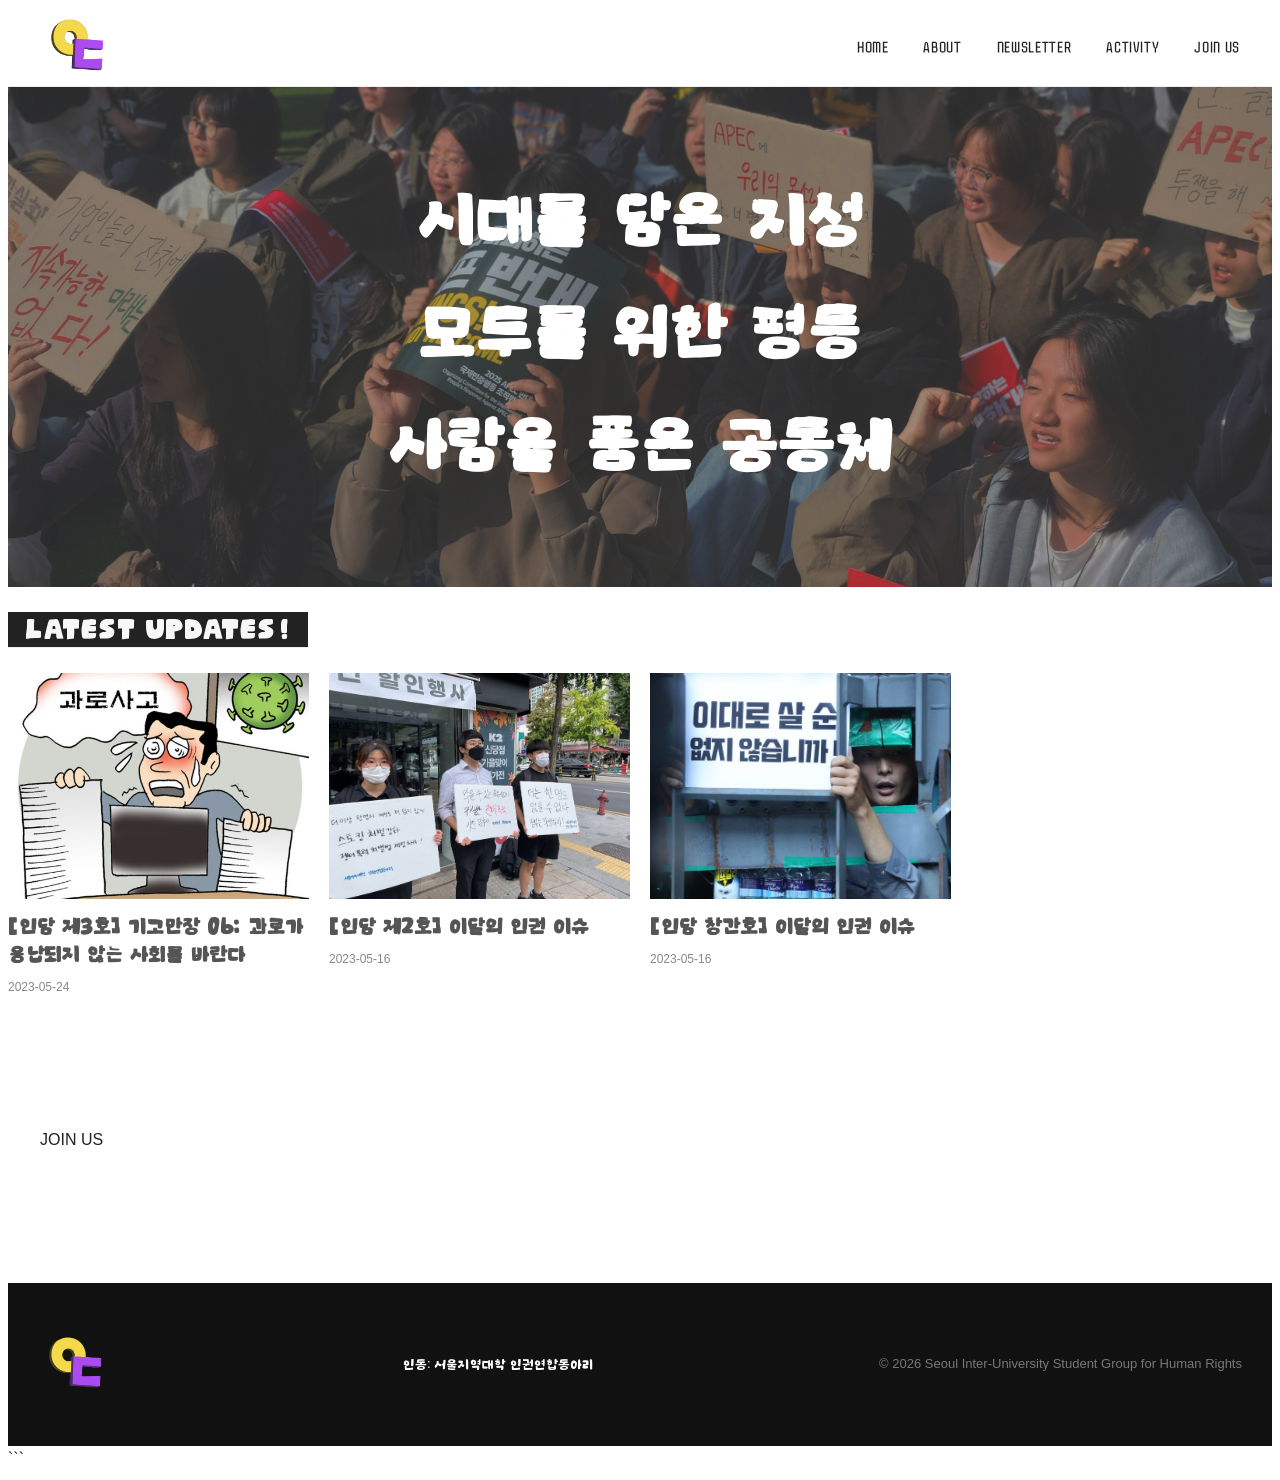
<file: index.html>
<html>
<!DOCTYPE html>
<html lang="ko">
<head>
    <meta charset="UTF-8">
    <meta name="viewport" content="width=device-width, initial-scale=1.0">

    <title>인동: 서울지역대학 인권연합동아리</title>

    <link rel="stylesheet" href="style.css">
</head>

<body>

    <!-- HEADER -->
    <header class="header">
        <div class="header-inner">

            <a href="#" class="logo" onclick="showHome()">
                <img src="images/Unknown.png" alt="인동 로고">
            </a>
        <nav class="nav">       
            <a href="index.html" class="english">HOME</a>       
            
<li class="nav-dropdown">
    <a href="#" class="nav-main">ABOUT</a>

    <ul class="dropdown-menu">
        <li><a href="about.html">소개</a></li>
        <li><a href="constitution.html">정관</a></li>
        <li><a href="declaration.html">창립선언문</a></li>
        <li><a href="anti-violence.html">반성폭력 세칙</a></li>
    </ul>
</li>
            <a href="newsletter.html" class="english">NEWSLETTER</a>
            <a href="activity.html" class="english">ACTIVITY</a>
            <a href="join us.html" class="english">JOIN US</a>
        </nav>

            <button class="menu-button" onclick="toggleMenu()" aria-label="메뉴 열기">
                ☰
            </button>

        </div>
    </header>


    
<!-- MOBILE MENU -->
<div id="mobileMenu" class="mobile-menu">
    <button class="menu-button" onclick="closeMenu()">☰</button>
    <a href="index.html" class="english" onclick="closeMenu()">HOME</a>

    <!-- ABOUT -->
    <div class="mobile-dropdown">
        <button class="mobile-dropdown-button"
                onclick="toggleAboutMenu()"
                aria-expanded="false">
            ABOUT
            <span class="dropdown-arrow">⌄</span>
        </button>

        <div class="mobile-submenu" id="aboutSubmenu">
            <a href="about.html" onclick="closeMenu()">소개</a>
            <a href="constitution.html" onclick="closeMenu()">정관</a>
            <a href="declaration.html" onclick="closeMenu()">창립선언문</a>
            <a href="anti-violence.html" onclick="closeMenu()">반성폭력 세칙</a>
        </div>
    </div>

    <a href="newsletter.html" class="english" onclick="closeMenu()">NEWSLETTERS</a>
    <a href="activity.html" class="english" onclick="closeMenu()">ACTIVITY</a>
    <a href="join-us.html" class="english" onclick="closeMenu()">JOIN US</a>

</div>


    <!-- MAIN -->
<main>
    <section class="background">
        <a href="about.html" class="image">
            <img src="images/main2.jpg">
        </a>
        <div class="image-overlay">
            <h1>시대를 담은 지성</h1>
            <h2>모두를 위한 평등</h2>
            <h3>사람을 품은 공동체</h3>
        </div>
    </section>

<!-- NEWSLETTER -->
     
    <section class="latest-newsletter">
        <div class="header">
            <h2 class="english">LATEST UPDATES!</h2>
        </div>
        <div class="latest-newsletter-grid" id="latest-newsletter-grid"></div>
    </section>


        <section id="join us" class="section join us-section">

            <div class="section-label">
                JOIN US
            </div>
        </section>

</main>


    <!-- FOOTER -->
    <footer class="footer">

        <div class="footer-logo">
            <img src="images/Unknown.png" alt="인동 로고">
        </div>

        <div>
            인동: 서울지역대학 인권연합동아리
        </div>

        <div class="footer-copy">
            © 2026 Seoul Inter-University Student Group for Human Rights
        </div>

    </footer>

<script src="newsletter.js"></script>
<script src="script.js"></script>

</body>
</html>
```
</file>
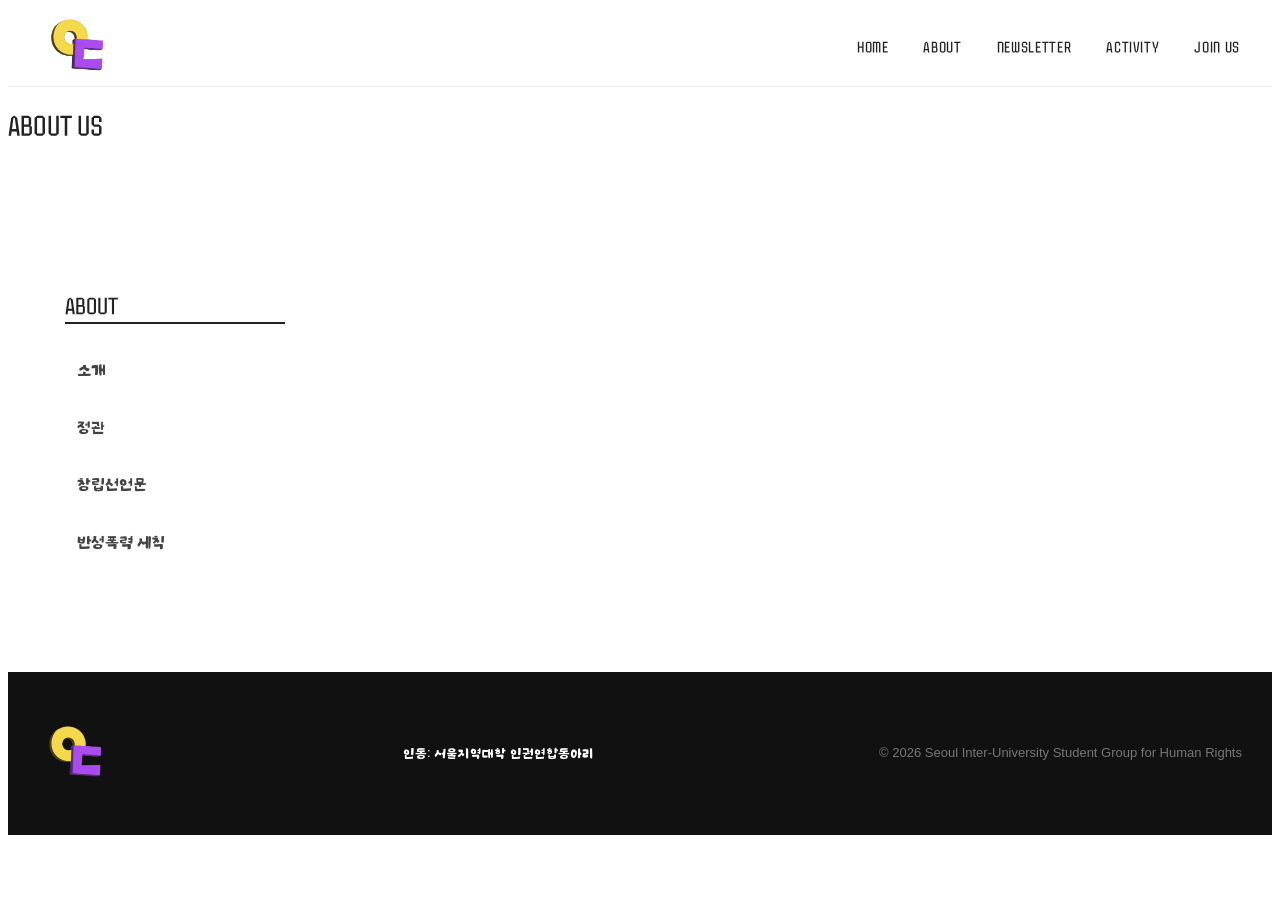
<file: about.html>
<html>
<!DOCTYPE html>
<html lang="ko">

<head>

    <meta charset="UTF-8">
    <meta name="viewport"
          content="width=device-width, initial-scale=1.0">

    <title>ABOUT | 서울지역대학 인권연합동아리</title>

    <link rel="stylesheet" href="style.css">

</head>

<body>

<header class="header">
        <div class="header-inner">

            <a href="index.html" class="logo">
                <img src="images/Unknown.png" alt="인동 로고">
            </a>
        <nav class="nav">       
            <a href="index.html" class="english">HOME</a>       
            
<li class="nav-dropdown">
    <a href="#" class="nav-main">ABOUT</a>

    <ul class="dropdown-menu">
        <li><a href="about.html">소개</a></li>
        <li><a href="constitution.html">정관</a></li>
        <li><a href="declaration.html">창립선언문</a></li>
        <li><a href="anti-violence.html">반성폭력 세칙</a></li>
    </ul>
</li>
            <a href="newsletter.html" class="english">NEWSLETTER</a>
            <a href="activity.html" class="english">ACTIVITY</a>
            <a href="join us.html" class="english">JOIN US</a>
        </nav>

            <button class="menu-button" onclick="toggleMenu()" aria-label="메뉴 열기">
                ☰
            </button>

        </div>
    </header>


    
<!-- MOBILE MENU -->
<div id="mobileMenu" class="mobile-menu">
    <button class="menu-button" onclick="closeMenu()">☰</button>
    <a href="index.html" class="english" onclick="closeMenu()">HOME</a>

    <!-- ABOUT -->
    <div class="mobile-dropdown">
        <button class="mobile-dropdown-button"
                onclick="toggleAboutMenu()"
                aria-expanded="false">
            ABOUT
            <span class="dropdown-arrow">⌄</span>
        </button>

        <div class="mobile-submenu" id="aboutSubmenu">
            <a href="about.html" onclick="closeMenu()">소개</a>
            <a href="constitution.html" onclick="closeMenu()">정관</a>
            <a href="declaration.html" onclick="closeMenu()">창립선언문</a>
            <a href="anti-violence.html" onclick="closeMenu()">반성폭력 세칙</a>
        </div>
    </div>

    <a href="newsletter.html" class="english" onclick="closeMenu()">NEWSLETTERS</a>
    <a href="activity.html" class="english" onclick="closeMenu()">ACTIVITY</a>
    <a href="join-us.html" class="english" onclick="closeMenu()">JOIN US</a>

</div>

<main>

    <section class="page-header">

        <h2 class="english">ABOUT US</h2>

    </section>


<section class="document-layout">

  <aside class="side-menu">
    <h3 class="english">ABOUT</h3>
    <nav>
      <a href="about.html">소개</a>
                        <a href="constitution.html">정관</a>
                        <a href="declaration.html">창립선언문</a>
                        <a href="anti-violence.html">반성폭력 세칙</a>
    </nav>
  </aside>
  <div class="document-content">

  </div>
</section>

</main>


<footer class="footer">

    <div class="footer-logo">

        <img
            src="images/Unknown.png"
            alt="서울지역대학 인권연합동아리">

    </div>

    <div>
        인동: 서울지역대학 인권연합동아리
    </div>

    <div class="footer-copy">
        © 2026 Seoul Inter-University Student Group for Human Rights
    </div>

</footer>


<script src="script.js"></script>

</body>

</html>
</file>
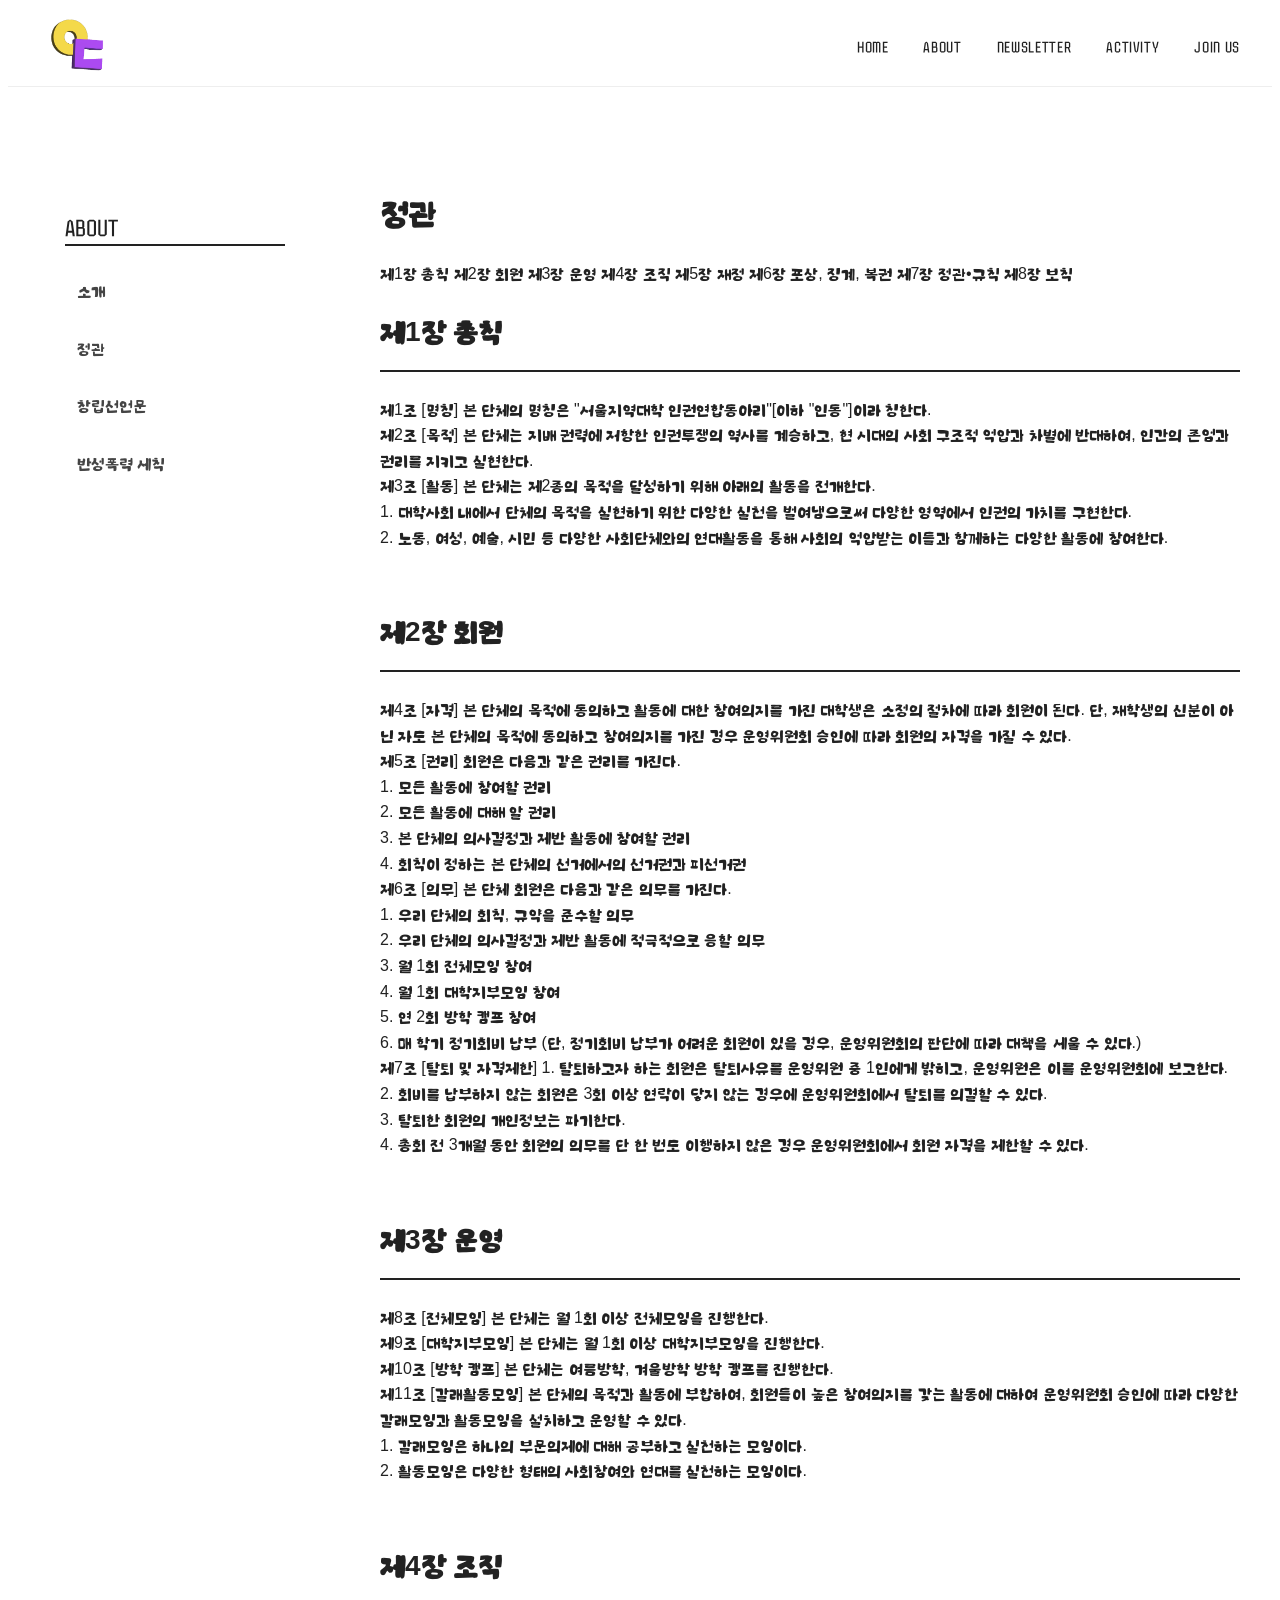
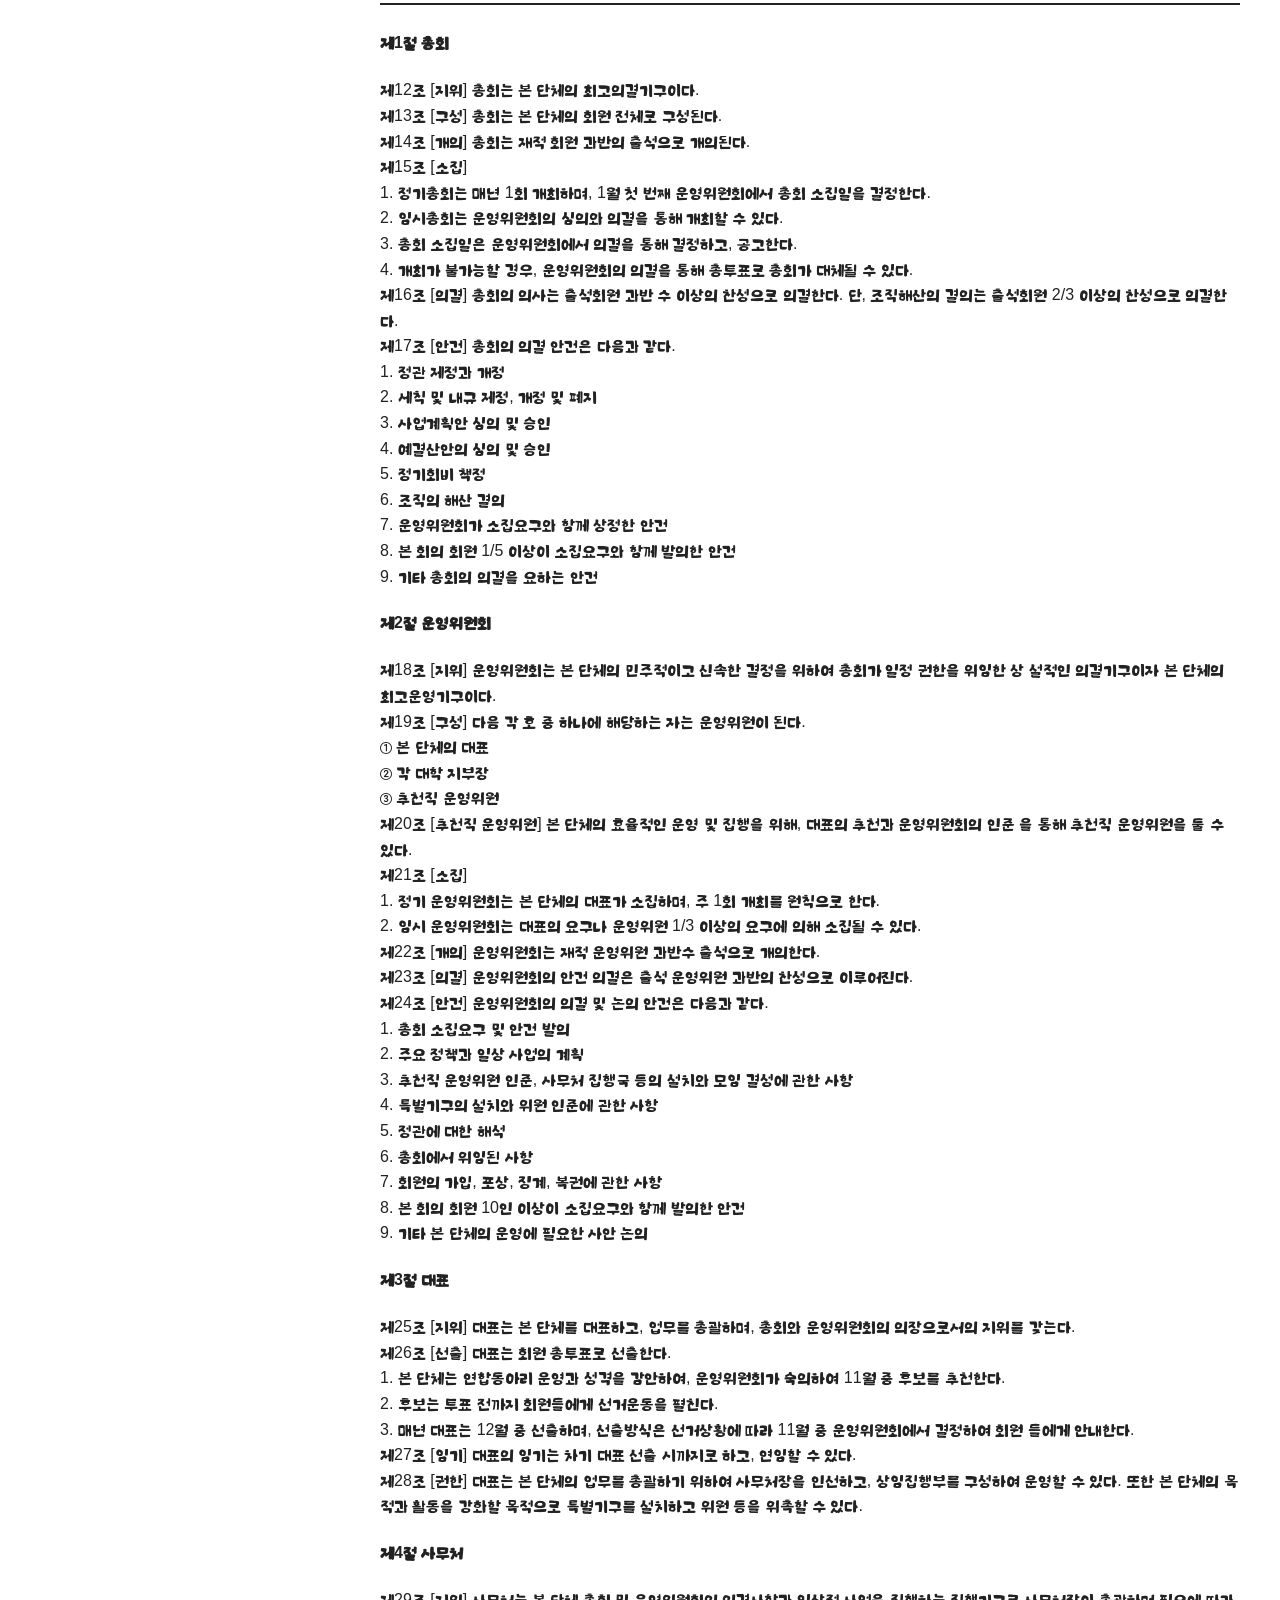
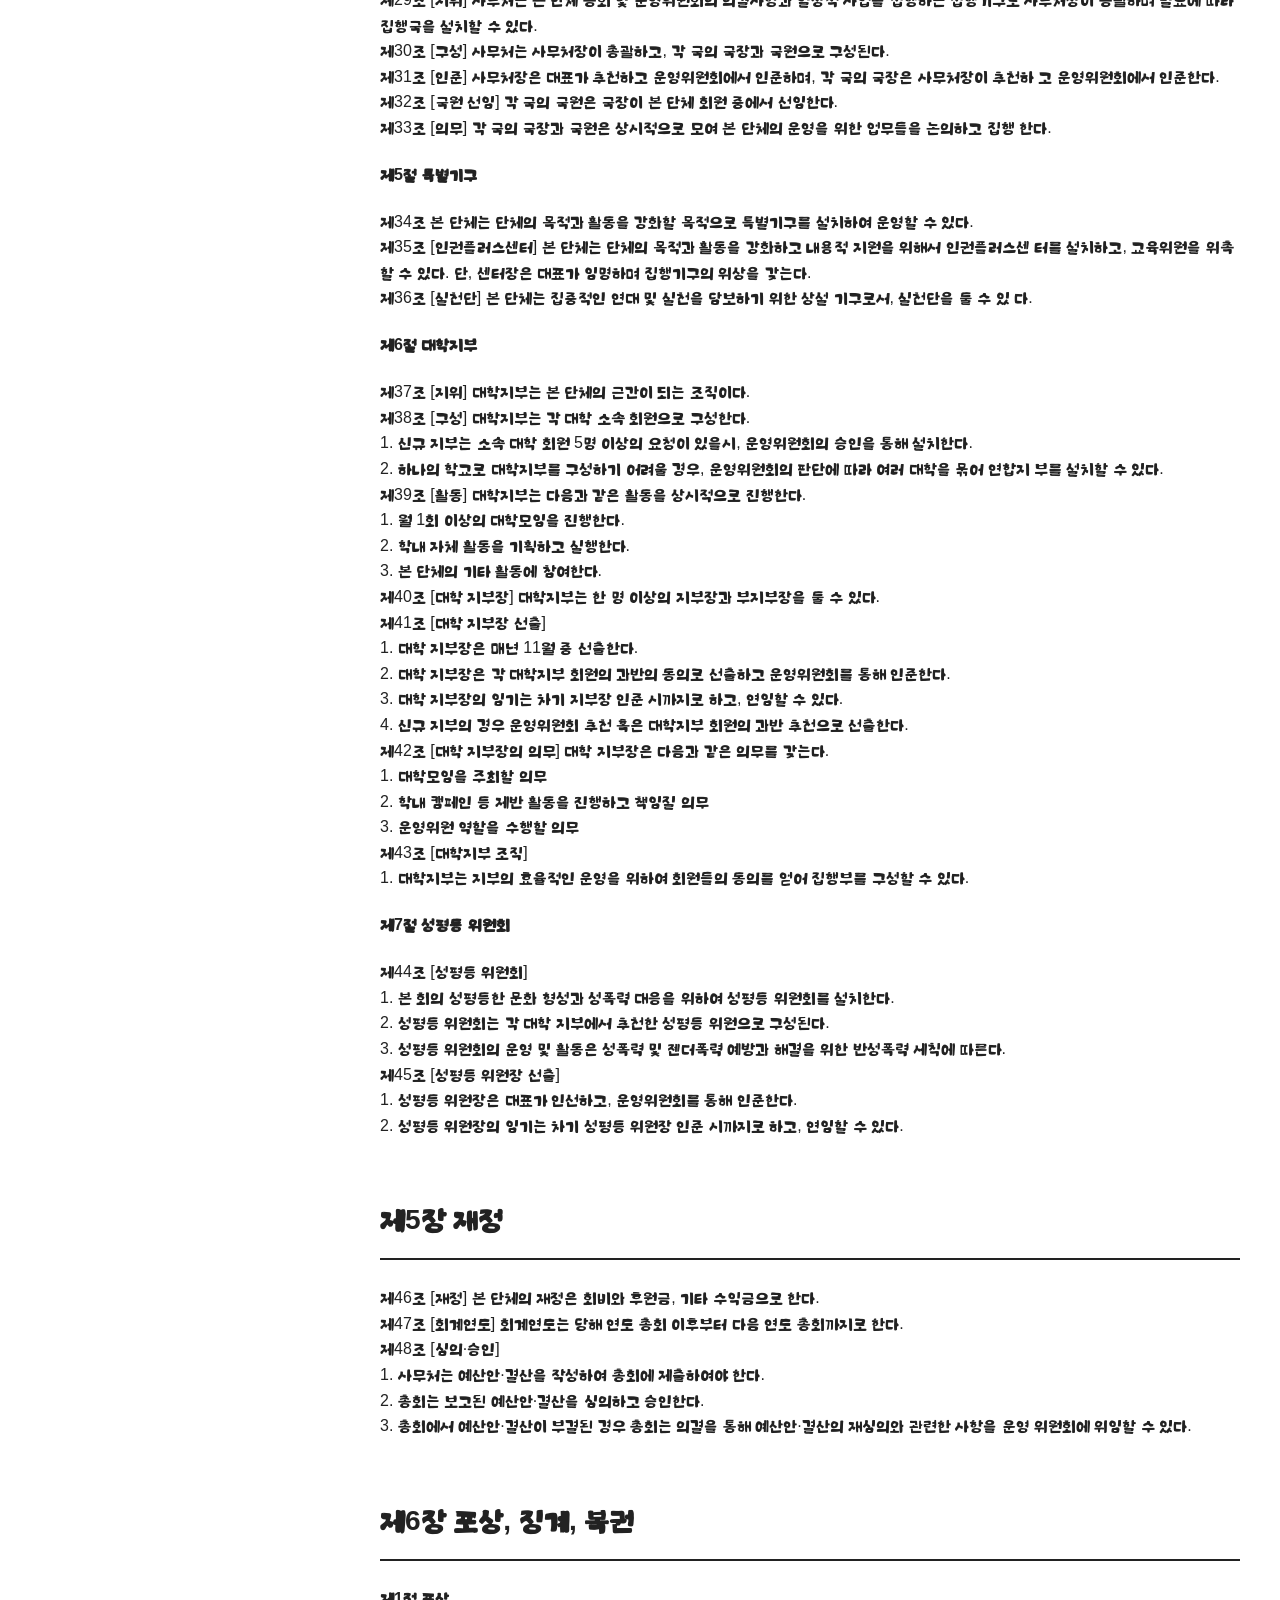
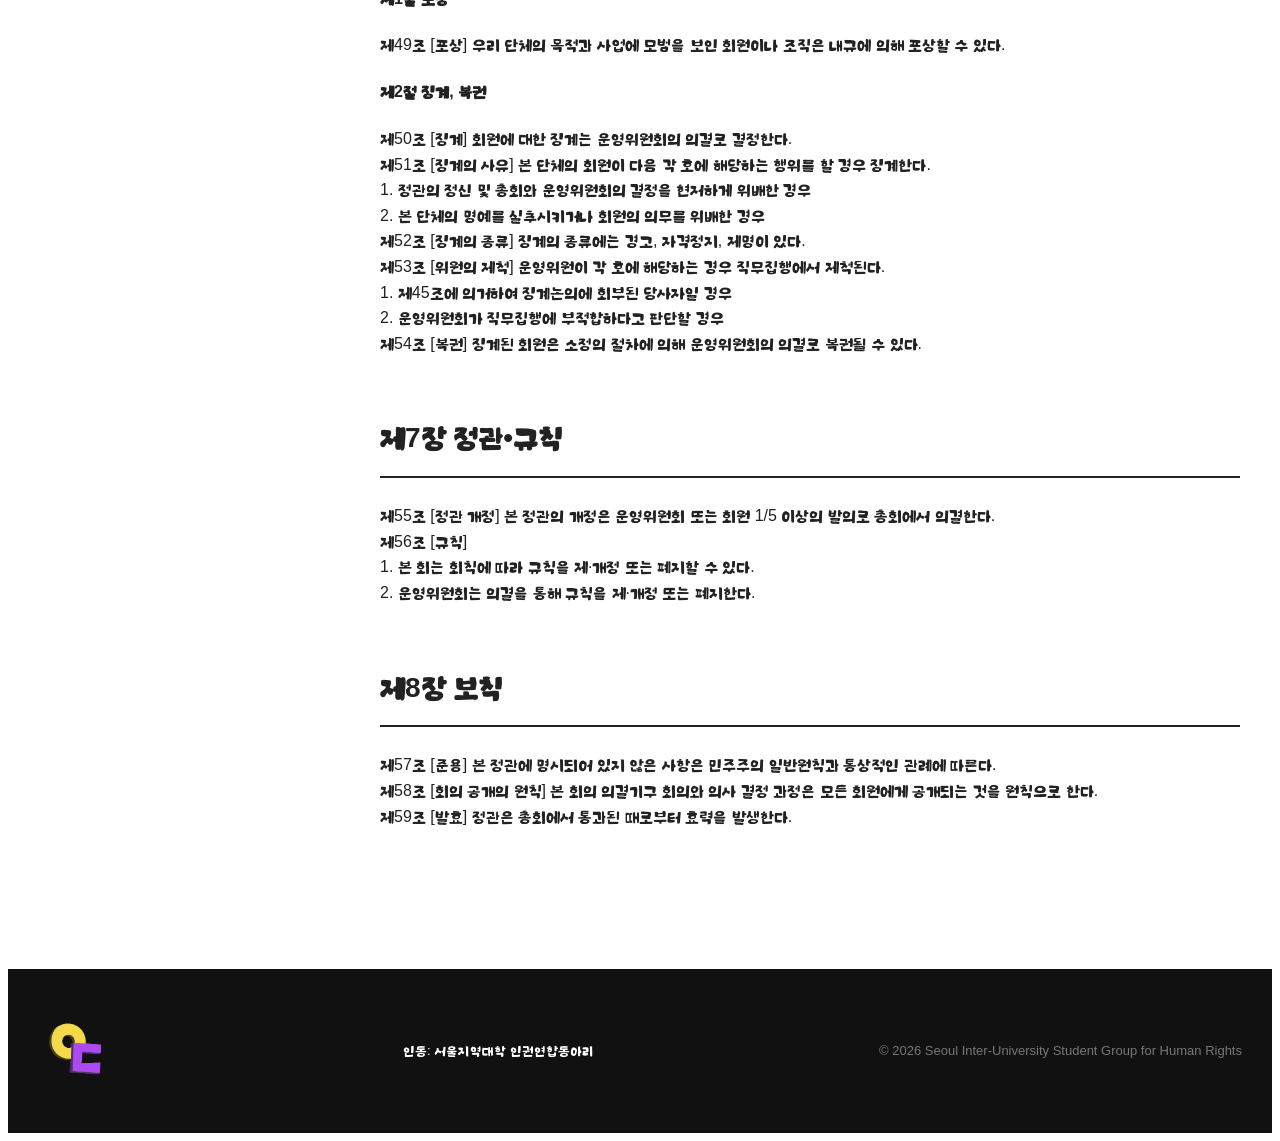
<file: constitution.html>
<html>
<!DOCTYPE html>
<html lang="ko">

<head>

    <meta charset="UTF-8">
    <meta name="viewport"
          content="width=device-width, initial-scale=1.0">

    <title>정관 | 서울지역대학 인권연합동아리</title>

    <link rel="stylesheet" href="style.css">

</head>

<body>

<header class="header">
        <div class="header-inner">

            <a href="index.html" class="logo">
                <img src="images/Unknown.png" alt="인동 로고">
            </a>
        <nav class="nav">       
            <a href="index.html" class="english">HOME</a>       
            
<li class="nav-dropdown">
    <a href="#" class="nav-main">ABOUT</a>

    <ul class="dropdown-menu">
        <li><a href="about.html">소개</a></li>
        <li><a href="constitution.html">정관</a></li>
        <li><a href="declaration.html">창립선언문</a></li>
        <li><a href="anti-violence.html">반성폭력 세칙</a></li>
    </ul>
</li>
            <a href="newsletter.html" class="english">NEWSLETTER</a>
            <a href="activity.html" class="english">ACTIVITY</a>
            <a href="join us.html" class="english">JOIN US</a>
        </nav>

            <button class="menu-button" onclick="toggleMenu()" aria-label="메뉴 열기">
                ☰
            </button>

        </div>
    </header>


    
<!-- MOBILE MENU -->
<div id="mobileMenu" class="mobile-menu">
    <button class="menu-button" onclick="closeMenu()">☰</button>
    <a href="index.html" class="english" onclick="closeMenu()">HOME</a>

    <!-- ABOUT -->
    <div class="mobile-dropdown">
        <button class="mobile-dropdown-button"
                onclick="toggleAboutMenu()"
                aria-expanded="false">
            ABOUT
            <span class="dropdown-arrow">⌄</span>
        </button>

        <div class="mobile-submenu" id="aboutSubmenu">
            <a href="about.html" onclick="closeMenu()">소개</a>
            <a href="constitution.html" onclick="closeMenu()">정관</a>
            <a href="declaration.html" onclick="closeMenu()">창립선언문</a>
            <a href="anti-violence.html" onclick="closeMenu()">반성폭력 세칙</a>
        </div>
    </div>

    <a href="newsletter.html" class="english" onclick="closeMenu()">NEWSLETTERS</a>
    <a href="activity.html" class="english" onclick="closeMenu()">ACTIVITY</a>
    <a href="join-us.html" class="english" onclick="closeMenu()">JOIN US</a>

</div>

<div class="document-layout">

  <aside class="side-menu">
    <h3 class="english">ABOUT</h3>
    <nav>
      <a href="about.html">소개</a>
                        <a href="constitution.html">정관</a>
                        <a href="declaration.html">창립선언문</a>
                        <a href="anti-violence.html">반성폭력 세칙</a>
    </nav>
  </aside>
  <main class="document-content">
  <h1>정관</h1>

  <a href="#총칙" class="hero-button">제1장 총칙</a>
  <a href="#회원" class="hero-button">제2장 회원</a>
  <a href="#운영" class="hero-button">제3장 운영</a>
  <a href="#조직" class="hero-button">제4장 조직</a>
  <a href="#재정" class="hero-button">제5장 재정</a>
  <a href="#포상" class="hero-button">제6장 포상, 징계, 복권</a>
  <a href="#정관" class="hero-button">제7장 정관•규칙</a>
  <a href="#보칙" class="hero-button">제8장 보칙</a>
  </section>
  <section class="document-content" id="총칙">
    <h2>제1장 총칙</h2>
    <p>제1조 [명칭] 본 단체의 명칭은 "서울지역대학 인권연합동아리"[이하 "인동"]이라 칭한다.<br>
    제2조 [목적] 본 단체는 지배 권력에 저항한 인권투쟁의 역사를 계승하고, 현 시대의 사회 구조적 억압과 차별에 반대하여, 인간의 존엄과 권리를 지키고 실현한다.<br>
    제3조 [활동] 본 단체는 제2종의 목적을 달성하기 위해 아래의 활동을 전개한다.<br>1. 대학사회 내에서 단체의 목적을 실현하기 위한 다양한 실천을 벌여냄으로써 다양한 영역에서 인권의 가치를 구현한다.<br>
    2. 노동, 여성, 예술, 시민 등 다양한 사회단체와의 연대활동을 통해 사회의 억압받는 이들과 함께하는 다양한 활동에 참여한다.</p>
  </section>
  <section class="document-content" id="회원">
    <h2>제2장 회원</h2>
    <p>제4조 [자격] 본 단체의 목적에 동의하고 활동에 대한 참여의지를 가진 대학생은 소정의 절차에 따라 회원이 된다.
        단, 재학생의 신분이 아닌 자도 본 단체의 목적에 동의하고 참여의지를 가진 경우
        운영위원회 승인에 따라 회원의 자격을 가질 수 있다.<br>
        제5조 [권리] 회원은 다음과 같은 권리를 가진다.<br>
        1. 모든 활동에 참여할 권리<br>
        2. 모든 활동에 대해 알 권리<br>
        3. 본 단체의 의사결정과 제반 활동에 참여할 권리<br>
        4. 회칙이 정하는 본 단체의 선거에서의 선거권과 피선거권<br>
        제6조 [의무] 본 단체 회원은 다음과 같은 의무를 가진다.<br>
        1. 우리 단체의 회칙, 규약을 준수할 의무<br>
        2. 우리 단체의 의사결정과 제반 활동에 적극적으로 응할 의무<br>
        3. 월 1회 전체모임 참여<br>
        4. 월 1회 대학지부모임 참여<br>
        5. 연 2회 방학 캠프 참여<br>
        6. 매 학기 정기회비 납부 (단, 정기회비 납부가 어려운 회원이 있을 경우, 운영위원회의 판단에 따라
        대책을 세울 수 있다.)<br>
        제7조 [탈퇴 및 자격제한] 1. 탈퇴하고자 하는 회원은 탈퇴사유를 운영위원 중 1인에게 밝히고,
        운영위원은 이를 운영위원회에 보고한다.<br>
        2. 회비를 납부하지 않는 회원은 3회 이상 연락이 닿지 않는 경우에 운영위원회에서 탈퇴를 의결할 수 있다.<br>
        3. 탈퇴한 회원의 개인정보는 파기한다.<br>
        4. 총회 전 3개월 동안 회원의 의무를 단 한 번도 이행하지 않은 경우 운영위원회에서 회원 자격을 제한할 수 있다.
    </p>
  </section>

  <section class="document-content" id="운영">
    <h2>제3장 운영</h2>
    <p>제8조 [전체모임] 본 단체는 월 1회 이상 전체모임을 진행한다.<br>
        제9조 [대학지부모임] 본 단체는 월 1회 이상 대학지부모임을 진행한다.<br>
        제10조 [방학 캠프] 본 단체는 여름방학, 겨울방학 방학 캠프를 진행한다.<br>
        제11조 [갈래활동모임] 본 단체의 목적과 활동에 부합하여, 회원들이 높은 참여의지를 갖는 활동에 대하여 운영위원회 승인에 따라 다양한 갈래모임과 활동모임을 설치하고 운영할 수 있다.<br>
        1. 갈래모임은 하나의 부문의제에 대해 공부하고 실천하는 모임이다.<br>
        2. 활동모임은 다양한 형태의 사회참여와 연대를 실천하는 모임이다.
    </p>
  </section>

  <section class="document-content" id="조직">
    <h2>제4장 조직</h2>
    <h4>제1절 총회</h4>
    <p>제12조 [지위] 총회는 본 단체의 최고의결기구이다.<br>
       제13조 [구성] 총회는 본 단체의 회원 전체로 구성된다.<br>
       제14조 [개의] 총회는 재적 회원 과반의 출석으로 개의된다.<br>
       제15조 [소집]<br>
       1. 정기총회는 매년 1회 개최하며, 1월 첫 번째 운영위원회에서 총회 소집일을 결정한다.<br>
       2. 임시총회는 운영위원회의 심의와 의결을 통해 개최할 수 있다.<br>
       3. 총회 소집일은 운영위원회에서 의결을 통해 결정하고, 공고한다.<br>
       4. 개최가 불가능할 경우, 운영위원회의 의결을 통해 총투표로 총회가 대체될 수 있다.<br>
       제16조 [의결] 총회의 의사는 출석회원 과반 수 이상의 찬성으로 의결한다. 단, 조직해산의 결의는 출석회원 2/3 이상의 찬성으로 의결한다.<br>
       제17조 [안건] 총회의 의결 안건은 다음과 같다.<br>
1. 정관 제정과 개정<br>
2. 세칙 및 내규 제정, 개정 및 폐지<br>
3. 사업계획안 심의 및 승인<br>
4. 예결산안의 심의 및 승인<br>
5. 정기회비 책정<br>
6. 조직의 해산 결의<br>
7. 운영위원회가 소집요구와 함께 상정한 안건<br>
8. 본 회의 회원 1/5 이상이 소집요구와 함께 발의한 안건<br>
9. 기타 총회의 의결을 요하는 안건<br>
        <h4>제2절 운영위원회</h4>
            제18조 [지위] 운영위원회는 본 단체의 민주적이고 신속한 결정을 위하여 총회가 일정 권한을 위임한 상
설적인 의결기구이자 본 단체의 최고운영기구이다.<br>
제19조 [구성] 다음 각 호 중 하나에 해당하는 자는 운영위원이 된다.<br>
① 본 단체의 대표<br>
② 각 대학 지부장<br>
③ 추천직 운영위원<br>
제20조 [추천직 운영위원] 본 단체의 효율적인 운영 및 집행을 위해, 대표의 추천과 운영위원회의 인준
을 통해 추천직 운영위원을 둘 수 있다.<br>
제21조 [소집]<br>
1. 정기 운영위원회는 본 단체의 대표가 소집하며, 주 1회 개최를 원칙으로 한다.<br>
2. 임시 운영위원회는 대표의 요구나 운영위원 1/3 이상의 요구에 의해 소집될 수 있다.<br>
제22조 [개의] 운영위원회는 재적 운영위원 과반수 출석으로 개의한다.<br>
제23조 [의결] 운영위원회의 안건 의결은 출석 운영위원 과반의 찬성으로 이루어진다.<br>
제24조 [안건] 운영위원회의 의결 및 논의 안건은 다음과 같다.<br>
1. 총회 소집요구 및 안건 발의<br>
2. 주요 정책과 일상 사업의 계획<br>
3. 추천직 운영위원 인준, 사무처 집행국 등의 설치와 모임 결성에 관한 사항<br>
4. 특별기구의 설치와 위원 인준에 관한 사항<br>
5. 정관에 대한 해석<br>
6. 총회에서 위임된 사항<br>
7. 회원의 가입, 포상, 징계, 복권에 관한 사항<br>
8. 본 회의 회원 10인 이상이 소집요구와 함께 발의한 안건<br>
9. 기타 본 단체의 운영에 필요한 사안 논의<br>
<h4>제3절 대표</h4>
제25조 [지위] 대표는 본 단체를 대표하고, 업무를 총괄하며, 총회와 운영위원회의 의장으로서의 지위를
갖는다.<br>
제26조 [선출] 대표는 회원 총투표로 선출한다.<br>
1. 본 단체는 연합동아리 운영과 성격을 감안하여, 운영위원회가 숙의하여 11월 중 후보를 추천한다.<br>
2. 후보는 투표 전까지 회원들에게 선거운동을 펼친다.<br>
3. 매년 대표는 12월 중 선출하며, 선출방식은 선거상황에 따라 11월 중 운영위원회에서 결정하여 회원
들에게 안내한다.<br>
제27조 [임기] 대표의 임기는 차기 대표 선출 시까지로 하고, 연임할 수 있다.<br>
제28조 [권한] 대표는 본 단체의 업무를 총괄하기 위하여 사무처장을 인선하고, 상임집행부를 구성하여
운영할 수 있다. 또한 본 단체의 목적과 활동을 강화할 목적으로 특별기구를 설치하고 위원 등을 위촉할
수 있다.<br>
<h4>제4절 사무처</h4>
제29조 [지위] 사무처는 본 단체 총회 및 운영위원회의 의결사항과 일상적 사업을 집행하는 집행기구로
사무처장이 총괄하며 필요에 따라 집행국을 설치할 수 있다.<br>
제30조 [구성] 사무처는 사무처장이 총괄하고, 각 국의 국장과 국원으로 구성된다.<br>
제31조 [인준] 사무처장은 대표가 추천하고 운영위원회에서 인준하며, 각 국의 국장은 사무처장이 추천하
고 운영위원회에서 인준한다.<br>
제32조 [국원 선임] 각 국의 국원은 국장이 본 단체 회원 중에서 선임한다.<br>
제33조 [의무] 각 국의 국장과 국원은 상시적으로 모여 본 단체의 운영을 위한 업무들을 논의하고 집행
한다.<br>
<h4>제5절 특별기구</h4>
제34조 본 단체는 단체의 목적과 활동을 강화할 목적으로 특별기구를 설치하여 운영할 수 있다.<br>
제35조 [인권플러스센터] 본 단체는 단체의 목적과 활동을 강화하고 내용적 지원을 위해서 인권플러스센
터를 설치하고, 교육위원을 위촉할 수 있다. 단, 센터장은 대표가 임명하며 집행기구의 위상을 갖는다.<br>
제36조 [실천단] 본 단체는 집중적인 연대 및 실천을 담보하기 위한 상설 기구로서, 실천단을 둘 수 있
다.<br>
<h4>제6절 대학지부</h4>
제37조 [지위] 대학지부는 본 단체의 근간이 되는 조직이다.<br>
제38조 [구성] 대학지부는 각 대학 소속 회원으로 구성한다.<br>
1. 신규 지부는 소속 대학 회원 5명 이상의 요청이 있을시, 운영위원회의 승인을 통해 설치한다.<br>
2. 하나의 학교로 대학지부를 구성하기 어려울 경우, 운영위원회의 판단에 따라 여러 대학을 묶어 연합지
부를 설치할 수 있다.<br>
제39조 [활동] 대학지부는 다음과 같은 활동을 상시적으로 진행한다.<br>
1. 월 1회 이상의 대학모임을 진행한다.<br>
2. 학내 자체 활동을 기획하고 실행한다.<br>
3. 본 단체의 기타 활동에 참여한다.<br>
제40조 [대학 지부장] 대학지부는 한 명 이상의 지부장과 부지부장을 둘 수 있다.<br>
제41조 [대학 지부장 선출]<br>
1. 대학 지부장은 매년 11월 중 선출한다.<br>
2. 대학 지부장은 각 대학지부 회원의 과반의 동의로 선출하고 운영위원회를 통해 인준한다.<br>
3. 대학 지부장의 임기는 차기 지부장 인준 시까지로 하고, 연임할 수 있다.<br>
4. 신규 지부의 경우 운영위원회 추천 혹은 대학지부 회원의 과반 추천으로 선출한다.<br>
제42조 [대학 지부장의 의무] 대학 지부장은 다음과 같은 의무를 갖는다.<br>
1. 대학모임을 주최할 의무<br>
2. 학내 캠페인 등 제반 활동을 진행하고 책임질 의무<br>
3. 운영위원 역할을 수행할 의무<br>
제43조 [대학지부 조직] <br>
1. 대학지부는 지부의 효율적인 운영을 위하여 회원들의 동의를 얻어 집행부를 구성할 수 있다.<br>
<h4>제7절 성평등 위원회</h4>
제44조 [성평등 위원회]<br>
1. 본 회의 성평등한 문화 형성과 성폭력 대응을 위하여 성평등 위원회를 설치한다.<br>
2. 성평등 위원회는 각 대학 지부에서 추천한 성평등 위원으로 구성된다.<br>
3. 성평등 위원회의 운영 및 활동은 성폭력 및 젠더폭력 예방과 해결을 위한 반성폭력 세칙에 따른다.<br>
제45조 [성평등 위원장 선출]<br>
1. 성평등 위원장은 대표가 인선하고, 운영위원회를 통해 인준한다.<br>
2. 성평등 위원장의 임기는 차기 성평등 위원장 인준 시까지로 하고, 연임할 수 있다.
    </p>
  </section>

  <section class="document-content" id="재정">
    <h2>제5장 재정</h2>
    <p>
        제46조 [재정] 본 단체의 재정은 회비와 후원금, 기타 수익금으로 한다.<br>
제47조 [회계연도] 회계연도는 당해 연도 총회 이후부터 다음 연도 총회까지로 한다.<br>
제48조 [심의·승인]<br>
1. 사무처는 예산안·결산을 작성하여 총회에 제출하여야 한다.<br>
2. 총회는 보고된 예산안·결산을 심의하고 승인한다.<br>
3. 총회에서 예산안·결산이 부결된 경우 총회는 의결을 통해 예산안·결산의 재심의와 관련한 사항을 운영
위원회에 위임할 수 있다.
    </p>
  </section>

  <section class="document-content" id="포상">
    <h2>제6장 포상, 징계, 복권</h2>
    <p>
        <h4>제1절 포상</h4>
제49조 [포상] 우리 단체의 목적과 사업에 모범을 보인 회원이나 조직은 내규에 의해 포상할 수 있다.<br>
<h4>제2절 징계, 복권</h4>
제50조 [징계] 회원에 대한 징계는 운영위원회의 의결로 결정한다.<br>
제51조 [징계의 사유] 본 단체의 회원이 다음 각 호에 해당하는 행위를 할 경우 징계한다.<br>
1. 정관의 정신 및 총회와 운영위원회의 결정을 현저하게 위배한 경우<br>
2. 본 단체의 명예를 실추시키거나 회원의 의무를 위배한 경우<br>
제52조 [징계의 종류] 징계의 종류에는 경고, 자격정지, 제명이 있다.<br>
제53조 [위원의 제척] 운영위원이 각 호에 해당하는 경우 직무집행에서 제척된다.<br>
1. 제45조에 의거하여 징계논의에 회부된 당사자일 경우<br>
2. 운영위원회가 직무집행에 부적합하다고 판단할 경우<br>
제54조 [복권] 징계된 회원은 소정의 절차에 의해 운영위원회의 의결로 복권될 수 있다.<br>
    </p>
  </section>

  <section class="document-content" id="정관">
    <h2>제7장 정관•규칙</h2>
    <p>
        제55조 [정관 개정] 본 정관의 개정은 운영위원회 또는 회원 1/5 이상의 발의로 총회에서 의결한다.<br>
제56조 [규칙]<br>
1. 본 회는 회칙에 따라 규칙을 제·개정 또는 폐지할 수 있다.<br>
2. 운영위원회는 의결을 통해 규칙을 제·개정 또는 폐지한다.<br>
    </p>
  </section>
  <section class="document-content" id="보칙">
    <h2>제8장 보칙</h2>
    <p>
        제57조 [준용] 본 정관에 명시되어 있지 않은 사항은 민주주의 일반원칙과 통상적인 관례에 따른다.<br>
제58조 [회의 공개의 원칙] 본 회의 의결기구 회의와 의사 결정 과정은 모든 회원에게 공개되는 것을
원칙으로 한다.<br>
제59조 [발효] 정관은 총회에서 통과된 때로부터 효력을 발생한다.<br>
    </p>
  </section>

</main>
</div>

<footer class="footer">

    <div class="footer-logo">

        <img
            src="images/Unknown.png"
            alt="서울지역대학 인권연합동아리">

    </div>

    <div>
        인동: 서울지역대학 인권연합동아리
    </div>

    <div class="footer-copy">
        © 2026 Seoul Inter-University Student Group for Human Rights
    </div>

</footer>


<script src="script.js"></script>

</body>

</html>
</file>
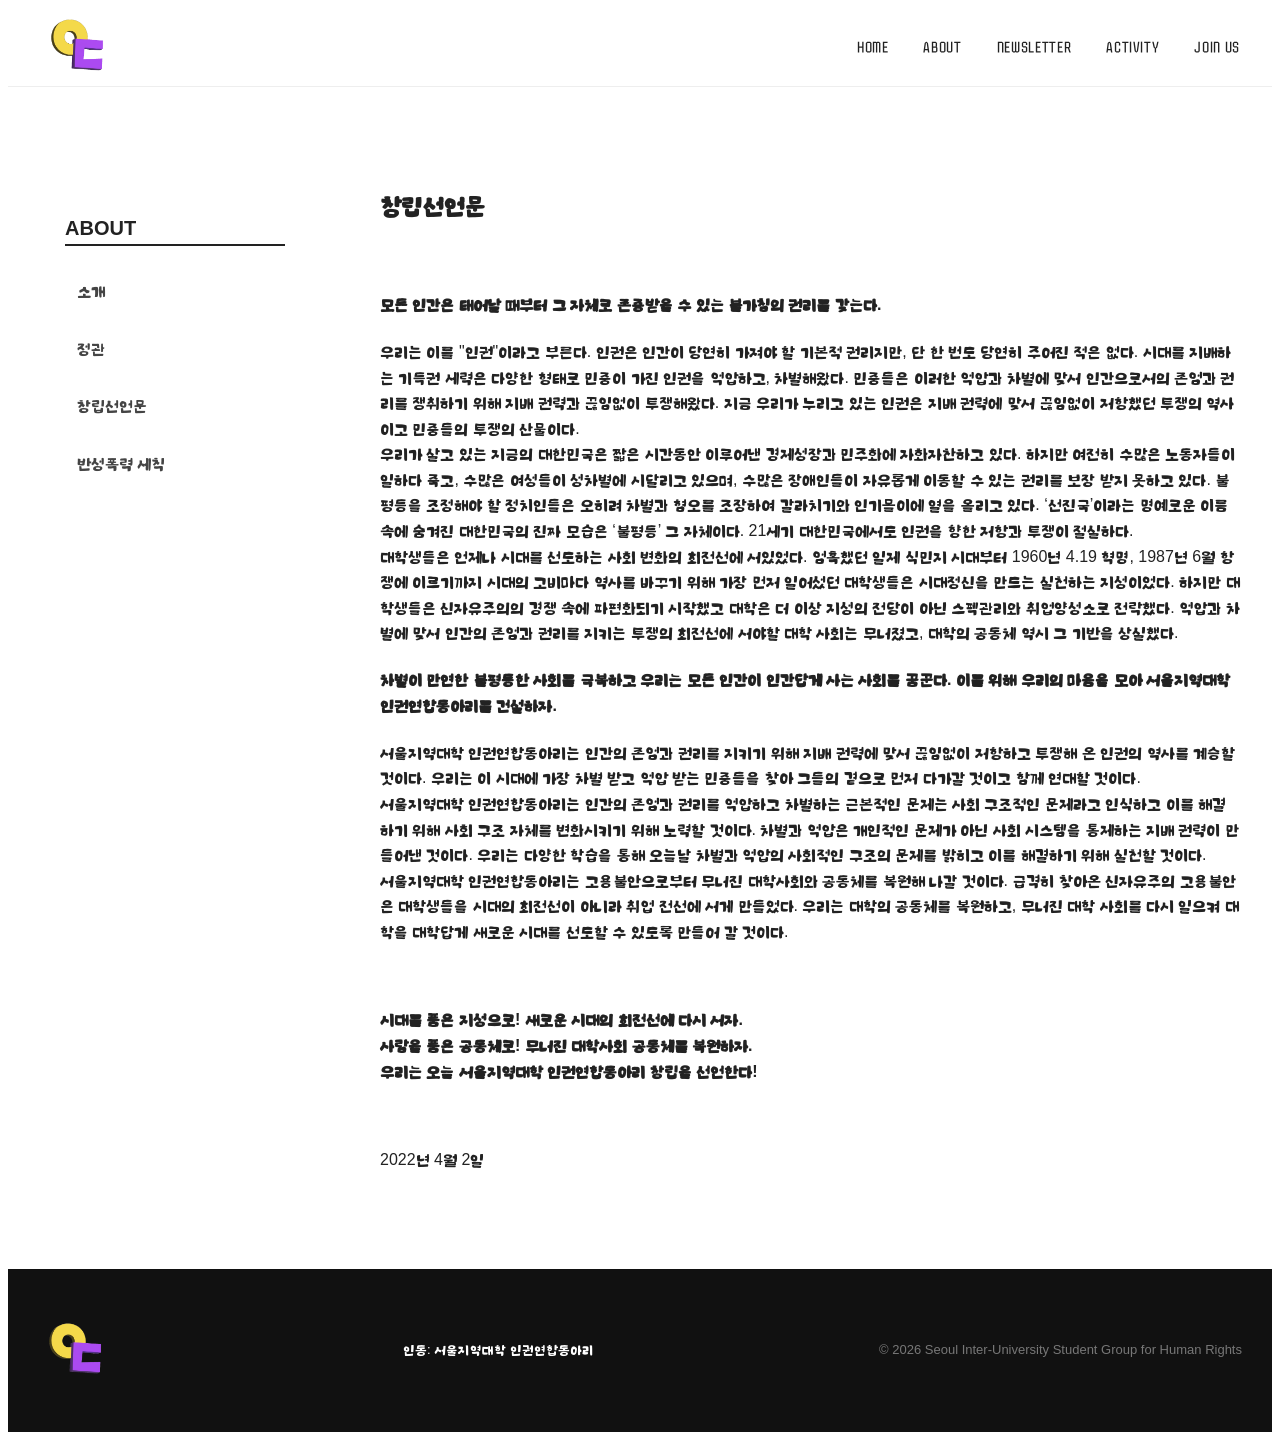
<file: declaration.html>
<html>
<!DOCTYPE html>
<html lang="ko">

<head>

    <meta charset="UTF-8">
    <meta name="viewport"
          content="width=device-width, initial-scale=1.0">

    <title>정관 | 서울지역대학 인권연합동아리</title>

    <link rel="stylesheet" href="style.css">

</head>

<body>

<header class="header">
        <div class="header-inner">

            <a href="index.html" class="logo">
                <img src="images/Unknown.png" alt="인동 로고">
            </a>
        <nav class="nav">       
            <a href="index.html" class="english">HOME</a>       
            
<li class="nav-dropdown">
    <a href="#" class="nav-main">ABOUT</a>

    <ul class="dropdown-menu">
        <li><a href="about.html">소개</a></li>
        <li><a href="constitution.html">정관</a></li>
        <li><a href="declaration.html">창립선언문</a></li>
        <li><a href="anti-violence.html">반성폭력 세칙</a></li>
    </ul>
</li>
            <a href="newsletter.html" class="english">NEWSLETTER</a>
            <a href="activity.html" class="english">ACTIVITY</a>
            <a href="join us.html" class="english">JOIN US</a>
        </nav>

            <button class="menu-button" onclick="toggleMenu()" aria-label="메뉴 열기">
                ☰
            </button>

        </div>
    </header>


    
<!-- MOBILE MENU -->
<div id="mobileMenu" class="mobile-menu">
    <button class="menu-button" onclick="closeMenu()">☰</button>
    <a href="index.html" class="english" onclick="closeMenu()">HOME</a>

    <!-- ABOUT -->
    <div class="mobile-dropdown">
        <button class="mobile-dropdown-button"
                onclick="toggleAboutMenu()"
                aria-expanded="false">
            ABOUT
            <span class="dropdown-arrow">⌄</span>
        </button>

        <div class="mobile-submenu" id="aboutSubmenu">
            <a href="about.html" onclick="closeMenu()">소개</a>
            <a href="constitution.html" onclick="closeMenu()">정관</a>
            <a href="declaration.html" onclick="closeMenu()">창립선언문</a>
            <a href="anti-violence.html" onclick="closeMenu()">반성폭력 세칙</a>
        </div>
    </div>

    <a href="newsletter.html" class="english" onclick="closeMenu()">NEWSLETTERS</a>
    <a href="activity.html" class="english" onclick="closeMenu()">ACTIVITY</a>
    <a href="join-us.html" class="english" onclick="closeMenu()">JOIN US</a>

</div>

<main class="document-layout">

  <aside class="side-menu">
    <h3>ABOUT</h3>
    <nav>
      <a href="about.html">소개</a>
                        <a href="constitution.html">정관</a>
                        <a href="declaration.html">창립선언문</a>
                        <a href="anti-violence.html">반성폭력 세칙</a>
    </nav>
  </aside>
  <section class="document-content">
  <h1>창립선언문</h1><br>

  <h4>모든 인간은 태어날 때부터 그 자체로 존중받을 수 있는 불가침의 권리를 갖는다.</h4>
  <p>우리는 이를 "인권"이라고 부른다. 인권은 인간이 당연히 가져야 할 기본적 권리지만,
      단 한 번도 당연히 주어진 적은 없다. 시대를 지배하는 기득권 세력은 다양한 형태로
      민중이 가진 인권을 억압하고, 차별해왔다. 민중들은 이러한 억압과 차별에 맞서 인간으로서의
      존엄과 권리를 쟁취하기 위해 지배 권력과 끊임없이 투쟁해왔다.
      지금 우리가 누리고 있는 인권은 지배 권력에 맞서 끊임없이 저항했던 투쟁의 역사이고 민중들의 투쟁의 산물이다.<br>

      우리가 살고 있는 지금의 대한민국은 짧은 시간동안 이루어낸 경제성장과 민주화에 자화자찬하고 있다.
      하지만 여전히 수많은 노동자들이 일하다 죽고, 수많은 여성들이 성차별에 시달리고 있으며, 수많은 장애인들이
      자유롭게 이동할 수 있는 권리를 보장 받지 못하고 있다. 불평등을 조정해야 할 정치인들은
      오히려 차별과 혐오를 조장하여 갈라치기와 인기몰이에 열을 올리고 있다. ‘선진국’이라는 명예로운 이름 속에
      숨겨진 대한민국의 진짜 모습은 ‘불평등’ 그 자체이다. 21세기 대한민국에서도 인권을 향한 저항과 투쟁이 절실하다.<br>
      대학생들은 언제나 시대를 선도하는 사회 변화의 최전선에 서있었다. 엄혹했던 일제 식민지 시대부터
      1960년 4.19 혁명, 1987년 6월 항쟁에 이르기까지 시대의 고비마다 역사를 바꾸기 위해 가장 먼저 일어섰던
      대학생들은 시대정신을 만드는 실천하는 지성이었다.
      하지만 대학생들은 신자유주의의 경쟁 속에 파편화되기 시작했고 대학은 더 이상 지성의 전당이 아닌 스펙관리와
      취업양성소로 전락했다. 억압과 차별에 맞서 인간의 존엄과 권리를 지키는 투쟁의 최전선에 서야할 대학 사회는 무너졌고,
      대학의 공동체 역시 그 기반을 상실했다.</p>

  <h4>차별이 만연한 불평등한 사회를 극복하고 우리는 모든 인간이 인간답게 사는 사회를 꿈꾼다.
      이를 위해 우리의 마음을 모아 서울지역대학 인권연합동아리를 건설하자.</h4>
  <p>서울지역대학 인권연합동아리는 인간의 존엄과 권리를 지키기 위해 지배 권력에 맞서 끊임없이 저항하고 투쟁해 온
      인권의 역사를 계승할 것이다. 우리는 이 시대에 가장 차별 받고 억압 받는 민중들을 찾아 그들의 곁으로 먼저 다가갈 것이고
      함께 연대할 것이다.<br>
      서울지역대학 인권연합동아리는 인간의 존엄과 권리를 억압하고 차별하는 근본적인 문제는 사회 구조적인 문제라고 인식하고
      이를 해결하기 위해 사회 구조 자체를 변화시키기 위해 노력할 것이다. 차별과 억압은 개인적인 문제가 아닌 사회 시스템을
      통제하는 지배 권력이 만들어낸 것이다. 우리는 다양한 학습을 통해 오늘날 차별과 억압의 사회적인 구조의 문제를 밝히고
      이를 해결하기 위해 실천할 것이다.<br>
      서울지역대학 인권연합동아리는 고용불안으로부터 무너진 대학사회와 공동체를 복원해 나갈 것이다.
      급격히 찾아온 신자유주의 고용불안은 대학생들을 시대의 최전선이 아니라 취업 전선에 서게 만들었다.
      우리는 대학의 공동체를 복원하고, 무너진 대학 사회를 다시 일으켜 대학을 대학답게 새로운 시대를 선도할 수 있도록 만들어 갈 것이다.</p><br>
  <h4>시대를 품은 지성으로! 새로운 시대의 최전선에 다시 서자.<br>
      사람을 품은 공동체로! 무너진 대학사회 공동체를 복원하자.<br>
      우리는 오늘 서울지역대학 인권연합동아리 창립을 선언한다!</h4><br>

  <p>2022년 4월 2일</p>

  </section>
</main>

  <footer class="footer">

    <div class="footer-logo">

        <img
            src="images/Unknown.png"
            alt="서울지역대학 인권연합동아리">

    </div>

    <div>
        인동: 서울지역대학 인권연합동아리
    </div>

    <div class="footer-copy">
        © 2026 Seoul Inter-University Student Group for Human Rights
    </div>

</footer>


<script src="script.js"></script>

</body>

</html>
</file>
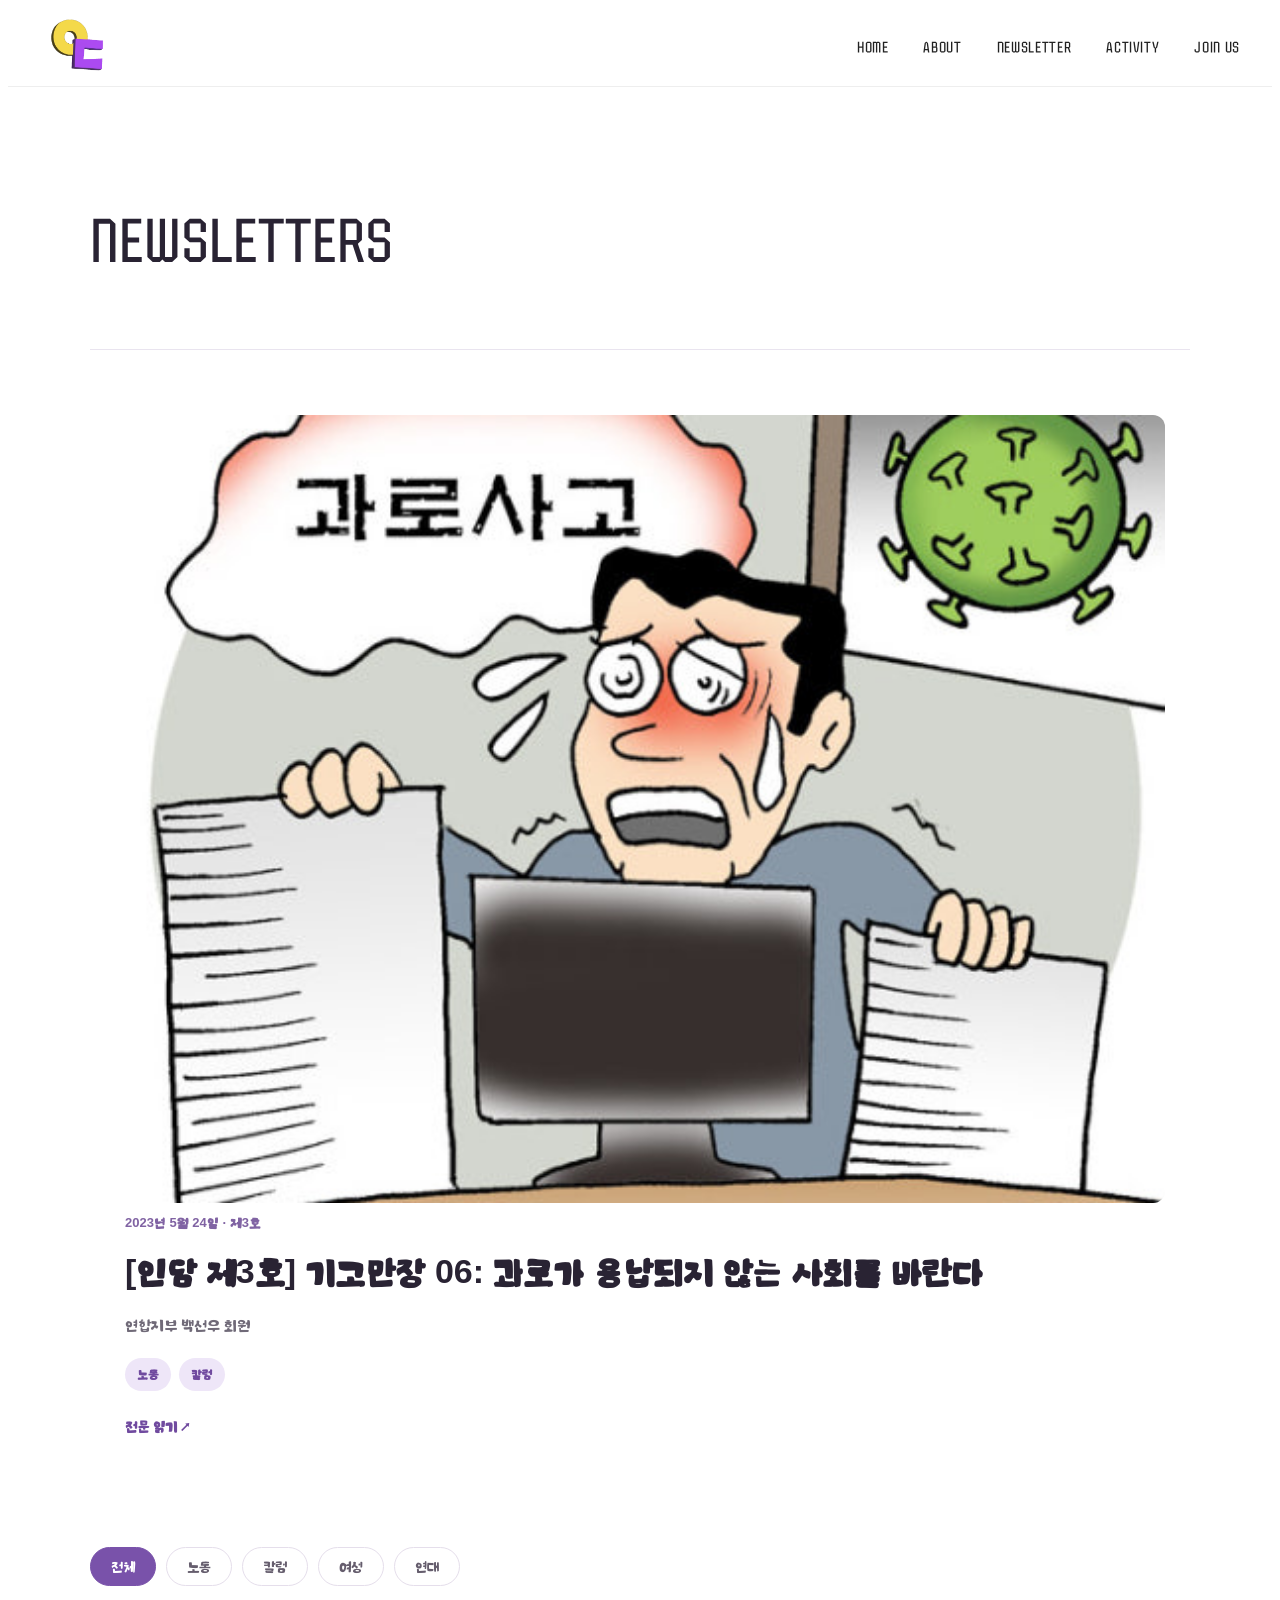
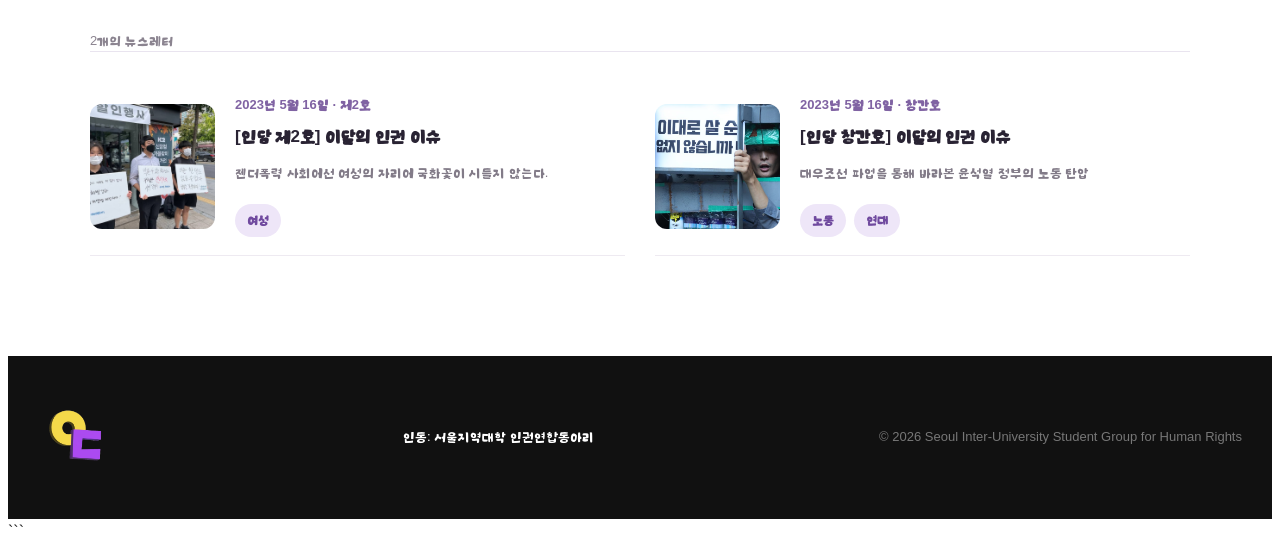
<file: newsletter.html>
<html>
<!DOCTYPE html>
<html lang="ko">

<head>

    <meta charset="UTF-8">
    <meta name="viewport"
          content="width=device-width, initial-scale=1.0">

    <title>NEWSLETTER | 서울지역대학 인권연합동아리</title>

    <link rel="stylesheet" href="style.css">
    <link rel="stylesheet" href="newsletter.css">

</head>


<body>

<header class="header">
        <div class="header-inner">

            <a href="index.html" class="logo">
                <img src="images/Unknown.png" alt="인동 로고">
            </a>
        <nav class="nav">
            <a href="index.html" class="english">HOME</a>       
            
<li class="nav-dropdown">
    <a href="#" class="nav-main">ABOUT</a>

    <ul class="dropdown-menu">
        <li><a href="about.html">소개</a></li>
        <li><a href="constitution.html">정관</a></li>
        <li><a href="declaration.html">창립선언문</a></li>
        <li><a href="anti-violence.html">반성폭력 세칙</a></li>
    </ul>
</li>
            <a href="newsletter.html" class="english">NEWSLETTER</a>
            <a href="activity.html" class="english">ACTIVITY</a>
            <a href="join us.html" class="english">JOIN US</a>
        </nav>

            <button class="menu-button" onclick="toggleMenu()" aria-label="메뉴 열기">
                ☰
            </button>

        </div>
    </header>


    
<!-- MOBILE MENU -->
<div id="mobileMenu" class="mobile-menu">
    <button class="menu-button" onclick="closeMenu()">☰</button>
    <a href="index.html" class="english" onclick="closeMenu()">HOME</a>

    <!-- ABOUT -->
    <div class="mobile-dropdown">
        <button class="mobile-dropdown-button"
                onclick="toggleAboutMenu()"
                aria-expanded="false">
            ABOUT
            <span class="dropdown-arrow">⌄</span>
        </button>

        <div class="mobile-submenu" id="aboutSubmenu">
            <a href="about.html" onclick="closeMenu()">소개</a>
            <a href="constitution.html" onclick="closeMenu()">정관</a>
            <a href="declaration.html" onclick="closeMenu()">창립선언문</a>
            <a href="anti-violence.html" onclick="closeMenu()">반성폭력 세칙</a>
        </div>
    </div>

    <a href="newsletter.html" class="english" onclick="closeMenu()">NEWSLETTERS</a>
    <a href="activity.html" class="english" onclick="closeMenu()">ACTIVITY</a>
    <a href="join-us.html" class="english" onclick="closeMenu()">JOIN US</a>

</div>


<main class="newsletter-page">
  <section class="newsletter-heading">
    <h1 class="english">NEWSLETTERS</h1>
  </section>

  <section id="newsletter-detail" hidden>
    <button class="back-button" onclick="showList()">
      ← 뉴스레터 목록
    </button>
    <div id="detail-content"></div>
  </section>

  <section id="newsletter-list">
    <div id="featured-newsletter"></div>

    <div class="category-section">
      <div class="category-list" id="category-list">
        <button class="category-btn active" data-category="전체">전체</button>
        <button class="category-btn" data-category="인권">인권</button>
        <button class="category-btn" data-category="연대">연대</button>
        <button class="category-btn" data-category="동아리 활동">동아리 활동</button>
        <button class="category-btn" data-category="칼럼">칼럼</button>
      </div>
    </div>

    <div class="archive-heading">
      <span id="result-count"></span>
    </div>
    <div class="newsletter-grid" id="newsletter-grid"></div>
  </section>
</main>

<footer class="footer">

    <div class="footer-logo">

        <img
            src="images/Unknown.png"
            alt="서울지역대학 인권연합동아리">

    </div>

    <div>
        인동: 서울지역대학 인권연합동아리
    </div>

    <div class="footer-copy">
        © 2026 Seoul Inter-University Student Group for Human Rights
    </div>

</footer>

<script src="script.js"></script>
<script src="newsletter.js"></script>

</body>

</html>
```
</file>
<file: style.css>
css
/* =========================
   RESET
========================= */

* {
    margin: 0;
    padding: 0;
    box-sizing: border-box;
}

html {
    scroll-behavior: smooth;
}

@font-face {
    font-family: "April16thTTF-Promise";
    src: url("fonts/April16thTTF-Promise.ttf") format("truetype");
    font-weight: normal;
    font-style: normal;
}

@font-face {
    font-family: "jejudoldam";
    src: url("fonts/EF_jejudoldam(TTF).ttf") format("truetype");
    font-weight: normal;
    font-style: normal;
}
body {
    font-family:
        -apple-system,
        BlinkMacSystemFont,
        "Pretendard",
        "Noto Sans KR",
        sans-serif,
        jejudoldam;

    color: #222;
    background: #fff;
    line-height: 1.6;
}
.english {
    font-family: April16thTTF-Promise;
}

a {
    color: inherit;
    text-decoration: none;
}

button {
    font-family: inherit;
}


/* =========================
   COLOR
========================= */

:root {
    --purple: #6C4AB6;
    --purple-light: #EEE8FF;
    --yellow: #FFD83D;
    --black: #222222;
    --gray: #777777;
    --light-gray: #F7F7F7;
}


/* =========================
   HEADER
========================= */

.header {
    position: sticky;
    top: 0;
    z-index: 100;

    background: rgba(255,255,255,0.95);
    backdrop-filter: blur(10px);

    border-bottom: 1px solid #eee;
}

.header-inner {
    max-width: 1200px;
    margin: auto;

    height: 78px;

    display: flex;
    align-items: center;
    justify-content: space-between;

    padding: 0 30px;
}


/* LOGO */

.logo {
  display: flex;
  align-items: center;
}

.logo img {
  width: 80px;
  height: auto;
  display: block;
}

.footer-logo {
  display: flex;
  align-items: center;
}

.footer-logo img {
  width: 80px;
  height: auto;
  display: block;
}

/* NAV */

.nav {
    display: flex;
    gap: 35px;

    font-size: 13px;
    font-weight: 700;
    letter-spacing: 0.05em;
}

.nav a {
    transition: 0.2s;
}

.nav a:hover {
    color: var(--purple);
}


/* MENU */

.menu-button {
    display: none;

    border: none;
    background: none;

    font-size: 25px;
    cursor: pointer;
}


.background {
    position: relative;
    width: 100%;
    height: 500px;
    overflow: hidden;
    margin-bottom: 25px;
}

.background .image {
    width: 100%;
    height: 100%;
}

.background .image img {
    width: 100%;
    height: 100%;
    object-fit: cover;
    display: block;
}

/* 이미지 위에 올라가는 글자 */
.image-overlay {
    font-family: jejudoldam;
    position: absolute;
    top: 50%;
    left: 50%;
    transform: translate(-50%, -50%);
    text-align: center;
    color: white;
    z-index: 2;
}

.background::after {
    content: "";
    position: absolute;
    inset: 0;
    background: rgba(0, 0, 0, 0.25);
    z-index: 1;
}

.image-overlay h1,
.image-overlay h2,
.image-overlay h3 {
    margin: 10px 0;
    font-size: clamp(40px, 5vw, 70px);
    font-weight: 1000;
}



/* =========================
   SECTION
========================= */

.section {
    max-width: 1200px;

    margin: auto;

    padding: 130px 30px;
}

/* =========================
   ACTIVITY
========================= */

.activity-section {
    padding-bottom: 150px;
}

.activity-box {
    margin-top: 50px;

    padding: 70px;

    background: var(--purple);

    color: white;

    border-radius: 30px;

    display: grid;

    grid-template-columns: 1fr 1fr;

    gap: 80px;
}

.activity-title h2 {
    font-size: 45px;
}

.activity-title h2 span {
    color: var(--yellow);
}

.activity-list {
    display: flex;
    flex-direction: column;

    gap: 30px;
}

.activity-item {
    display: flex;

    gap: 20px;

    padding-bottom: 25px;

    border-bottom: 1px solid rgba(255,255,255,0.3);
}

.activity-item > span {
    color: var(--yellow);

    font-weight: 900;
}

.activity-item h3 {
    margin-bottom: 5px;
}

.activity-item p {
    color: rgba(255,255,255,0.7);

    font-size: 14px;
}


/* =========================
   FOOTER
========================= */

.footer {
    padding: 50px 30px;

    background: #111;

    color: white;

    display: flex;

    align-items: center;
    justify-content: space-between;

    font-size: 13px;
}

.footer-logo {
    color: var(--yellow);

    font-size: 28px;

    font-weight: 900;
}

.footer-copy {
    color: #777;
}

/* =========================
   LOADING
========================= */

.loading {
    grid-column: 1 / -1;

    padding: 50px;

    text-align: center;

    color: #888;
}

/* =========================
   RESPONSIVE
========================= */

@media (max-width: 800px) {

    .header-inner {
        height: 68px;
    }

    .nav {
        display: none;
    }

    .menu-button {
        display: block;
    }

    .hero {
        min-height: 600px;

        padding: 80px 25px;
    }

    .hero h1 {
        font-size: 52px;
    }

    .footer {
        flex-direction: column;

        align-items: start;

        gap: 15px;
    }
}
css
/* =========================
   PAGE HEADER
========================= */

.page-header {
    max-width: 1200px;
    margin: auto;

    padding: 120px 30px 80px;
}

.page-header h1 {
    font-size: clamp(50px, 7vw, 90px);

    line-height: 1.05;

    letter-spacing: -0.07em;

    font-weight: 900;
}

.page-header h1 span {
    color: var(--purple);
}

.latest-newsletter {
    width: 100%;
    box-sizing: border-box;
}

.latest-newsletter .header {
    width: 300px;
    height: 35px;
    background-color: #222;
    margin-bottom: 25px;
}
.latest-newsletter h2 {
    font-family: jejudoldam;
    color: #F7F7F7;
    text-align: center;
}

.latest-newsletter-grid {
    display: grid;
    grid-template-columns: repeat(4, 1fr);
    gap: 20px
}
.latest-newsletter-card {
    display: block;

    color: #111;
    text-decoration: none;
}
.latest-newsletter-card img {
    display: block;

    width: 100%;
    aspect-ratio: 4 / 3;

    object-fit: cover;

    margin-bottom: 15px;

    transition: transform 0.3s ease;
}

.latest-newsletter-card:hover img {
    transform: scale(1.03);
}

/* 제목 */

.latest-newsletter-title {
    margin: 0;
    font-family: jejudoldam;
    color:#555;

    font-size: 20px;
    line-height: 1.4;

    font-weight: 600;
}

/* 날짜 */

.latest-newsletter-date {
    margin-top: 8px;

    font-size: 12px;

    color: #888;
}

/* =========================
   MOBILE - LATEST NEWSLETTER
========================= */

@media (max-width: 768px) {

    .latest-newsletter {
        padding: 60px 20px;
    }


    /* 제목 영역 */

    .section-title {
        margin-bottom: 25px;
        padding-bottom: 12px;
    }

    .section-title h2 {
        font-size: 22px;
    }

    .section-title a {
        font-size: 13px;
    }


    /* 뉴스레터 2열 */

    .latest-newsletter-grid {
        grid-template-columns: repeat(2, 1fr);
        gap: 30px 15px;
    }


    /* 이미지 */

    .latest-newsletter-card img {
        aspect-ratio: 1 / 1;
        margin-bottom: 12px;
    }


    /* 카테고리 */

    .latest-newsletter-category {
        font-size: 11px;
        margin-bottom: 5px;
    }


    /* 제목 */

    .latest-newsletter-title {
        font-size: 15px;
        line-height: 1.4;
    }


    /* 날짜 */

    .latest-newsletter-date {
        font-size: 11px;
        margin-top: 6px;
    }

}


/* =========================
   VERY SMALL MOBILE
========================= */

@media (max-width: 480px) {

    .latest-newsletter {
        padding: 50px 18px;
    }


    .latest-newsletter-grid {
        grid-template-columns: 1fr;
        gap: 35px;
    }


    .latest-newsletter-card img {
        aspect-ratio: 4 / 3;
    }

}

/* 서브메뉴 */
.dropdown-menu {
    position: absolute;
    top: 100%;
    left: 50%;
    transform: translateX(-50%) translateY(10px);

    min-width: 180px;

    background: #ffffff;
    border-radius: 14px;
    padding: 10px;

    box-shadow: 0 10px 30px rgba(0, 0, 0, 0.12);

    opacity: 0;
    visibility: hidden;

    transition: all 0.2s ease;

    z-index: 1000;
}

.nav-main {
    font-family: April16thTTF-Promise;
}

.nav-dropdown {
    list-style: none;
}
/* 서브메뉴 링크 */
.dropdown-menu a {
    display: block;

    padding: 11px 15px;

    color: #333;
    text-decoration: none;

    border-radius: 9px;

    font-size: 14px;
    white-space: nowrap;
}

/* 마우스를 올렸을 때 */
.nav-dropdown:hover .dropdown-menu {
    opacity: 1;
    visibility: visible;
    transform: translateX(-50%) translateY(0);
}

/* 서브메뉴에 마우스 올렸을 때 */
.dropdown-menu a:hover {
    background: #f0e7ff;
    color: #7b3fc6;
}


/* 전체 레이아웃 */
.document-layout {
   display: flex;
   align-items: flex-start;
   max-width: 1200px;
   margin: 0 auto;
   padding: 80px 30px;
   gap: 70px;
}

/* 왼쪽 메뉴 */
.side-menu {
    width: 220px;
    flex-shrink: 0;
    padding: 25px;
   
    position: sticky;
    top: 100px;
}

.side-menu h3 {
    border-bottom: 2px solid #222;
    font-size: 20px;
    margin-bottom: 20px;
}

.side-menu nav {
    display: flex;
    flex-direction: column;
    gap: 8px;
}

.side-menu a {
    display: block;
    padding: 12px;
    text-decoration: none;
    color: #444;
    border-radius: 6px;
    transition: 0.2s;
}

.side-menu a:hover {
    background-color: #e9e9e9;
    color: #111;
}

/* 오른쪽 본문 */
.document-content {
    flex: 1;
    min-width: 0;
}

.document-content section {
    max-width: 1200px;
    margin-bottom: 60px;
    scroll-margin-top: 100px;
}

.document-content h2 {
    font-size: 28px;
    padding-bottom: 15px;
    border-bottom: 2px solid #222;
    margin-bottom: 25px;
}

/* 부드러운 스크롤 */
html {
    scroll-behavior: smooth;
}


/* =========================
   MOBILE RESPONSIVE
========================= */

@media (max-width: 800px) {

    /* HEADER */
    .header-inner {
        height: 64px;
        padding: 0 20px;
    }

    .logo img {
        width: 65px;
    }

    .nav {
        display: none;
    }

    .menu-button {
        display: block;
        font-size: 26px;
        padding: 8px;
    }

    /* MOBILE MENU */
    .mobile-menu {
        top: 64px;
        padding: 20px;
        max-height: calc(100dvh - 64px);
        overflow-y: auto;
    }

    .mobile-menu.active {
        gap: 18px;
    }

    /* HERO SLIDER */
    .hero-slider {
        flex-direction: column;
        width: 100%;
        height: auto;
        overflow: hidden;
    }

    .slides-wrapper {
        width: 100%;
        height: 55vw;
        min-height: 280px;
        max-height: 500px;
        flex-shrink: 0;
    }

    .slide {
        width: 100%;
        height: 100%;
        flex: 0 0 100%;
    }

    .slide img {
        width: 100%;
        height: 100%;
        object-fit: cover;
    }

    /* SLIDER BUTTON */
    .slider-button {
        width: 38px;
        height: 38px;
        font-size: 16px;
    }

    .slider-button.prev {
        left: 12px;
    }

    .slider-button.next {
        right: 12px;
    }

    .slider-dots {
        bottom: 15px;
        gap: 7px;
    }

    .dot {
        width: 7px;
        height: 7px;
    }

    /* HERO CONTENT */
    .hero-content {
        width: 100%;
        padding: 35px 24px 45px;
    }

    .hero-description {
        font-size: 15px;
        line-height: 1.8;
    }

    .hero-button {
        margin-top: 22px;
        padding: 12px 22px;
        font-size: 14px;
    }

    /* BACKGROUND */
    .background {
        height: 65vh;
        min-height: 420px;
        max-height: 650px;
    }

    .image-overlay {
        width: 90%;
    }

    .image-overlay h1,
    .image-overlay h2,
    .image-overlay h3 {
        margin: 8px 0;
        font-size: clamp(28px, 7vw, 42px);
        line-height: 1.3;
    }

    /* SECTION */
    .section {
        padding: 65px 22px;
    }

    .section-label {
        margin-bottom: 18px;
        font-size: 10px;
    }

    .section h2 {
        font-size: clamp(32px, 8vw, 44px);
        line-height: 1.2;
    }

    /* ABOUT */
    .about-grid {
        grid-template-columns: 1fr;
        gap: 25px;
    }

    .about-text {
        font-size: 15px;
        line-height: 1.8;
    }

    .about-text p {
        margin-bottom: 18px;
    }

.hero-button {
    display: inline-block;

    margin-top: 35px;

    padding: 14px 25px;

    background: var(--black);
    color: white;

    border-radius: 100px;

    font-weight: 700;

    transition: 0.25s;
}

    /* NEWSLETTER */
    .section-top {
        flex-direction: column;
        align-items: flex-start;
        gap: 18px;
        margin-bottom: 30px;
    }

    .section-description {
        text-align: left;
        font-size: 14px;
    }

    .newsletter-grid {
        grid-template-columns: 1fr;
        gap: 16px;
    }

    .newsletter-card {
        min-height: 230px;
        padding: 24px;
        border-radius: 18px;
    }

    .newsletter-card h3 {
        left: 24px;
        right: 24px;
        bottom: 60px;
        font-size: 23px;
    }

    .newsletter-card .read-more {
        left: 24px;
        bottom: 24px;
    }

    /* NEWSLETTER DETAIL */
    .newsletter-detail {
        padding: 55px 22px;
    }

    .back-button {
        margin-bottom: 35px;
    }

    .detail-title {
        font-size: clamp(32px, 9vw, 48px);
    }

    .detail-date {
        margin-bottom: 35px;
    }

    .detail-image {
        border-radius: 14px;
        margin-bottom: 35px;
    }

    .detail-body {
        font-size: 16px;
        line-height: 1.9;
        word-break: keep-all;
    }

    .detail-body h3 {
        margin-top: 40px;
        font-size: 22px;
    }

    /* ACTIVITY */
    .activity-section {
        padding-bottom: 70px;
    }

    .activity-box {
        grid-template-columns: 1fr;
        gap: 35px;
        margin-top: 30px;
        padding: 30px 22px;
        border-radius: 20px;
    }

    .activity-title h2 {
        font-size: 32px;
    }

    .activity-list {
        gap: 22px;
    }

    .activity-item {
        gap: 14px;
        padding-bottom: 20px;
    }

    .activity-item p {
        font-size: 13px;
        line-height: 1.7;
    }

    /* PAGE HEADER */
    .page-header {
        padding: 75px 22px 45px;
    }

    .page-header h1 {
        font-size: clamp(38px, 10vw, 58px);
    }

    /* FOOTER */
    .footer {
        flex-direction: column;
        align-items: flex-start;
        gap: 15px;
        padding: 35px 22px;
    }

    .footer-logo img {
        width: 65px;
    }

    .footer-copy {
        font-size: 11px;
    }
}


/* =========================
   MOBILE MENU
========================= */

.mobile-menu {
    display: none;
}

@media screen and (max-width: 800px) {

    /* 모바일에서 기존 PC 메뉴 숨기기 */
    .nav {
        display: none;
    }

    /* 메뉴 버튼 */
    .menu-button {
        position: fixed;
        top: 10px;
        right: 10px;
        display: block;
        background: none;
        border: none;
        font-size: 28px;
        cursor: pointer;
        color: #222;
        z-index: 1001;
    }

    /* 펼쳐지는 모바일 메뉴 */
    .mobile-menu {
        display: flex;
        flex-direction: column;
        position: fixed;
        top: 0;
        right: 0;

        width: 75%;
        max-width: 360px;
        height: 100dvh;

        padding: 100px 30px 40px;
        gap: 0;

        background: #fff;
        box-shadow: -5px 0 20px rgba(0, 0, 0, 0.1);

        transform: translateX(110%);
        visibility: hidden;
        transition: transform 0.35s ease,
                    visibility 0.35s ease;

        z-index: 1000;
        overflow-y: auto;
    }

    /* 메뉴 열림 */
    .mobile-menu.active {
        transform: translateX(0);
        visibility: visible;
    }

    /* 상위 메뉴 */
    .mobile-menu > a,
    .mobile-dropdown-button {
        display: flex;
        justify-content: space-between;
        align-items: center;

        width: 100%;
        padding: 18px 0;
        font-family: April16thTTF-Promise;
        font-size: 16px;
        font-weight: 600;
        color: #222;
        text-decoration: none;

        background: none;
        border: none;
        border-bottom: 1px solid #eee;
        text-align: left;
        cursor: pointer;
    }

    /* ABOUT 하위 메뉴 */
    .mobile-submenu {
        display: flex;
        flex-direction: column;

        max-height: 0;
        overflow: hidden;
        transition: max-height 0.35s ease;
    }

    .mobile-submenu.active {
        max-height: 250px;
    }

    .mobile-submenu a {
        padding: 12px 0 12px 18px;
        font-size: 14px;
        color: #777;
        text-decoration: none;
    }

    .mobile-submenu a:hover {
        color: #222;
    }

    /* 화살표 회전 */
    .dropdown-arrow {
        transition: transform 0.3s ease;
    }

    .mobile-dropdown-button.active .dropdown-arrow {
        transform: rotate(180deg);
    }
    .document-layout {
        flex-direction: column;
        gap: 30px;
        padding: 50px 20px;
    }

    /* 왼쪽 메뉴 */
    .side-menu {
        position: static;
        width: 100%;
    }
    .side-menu nav {
        flex-direction: row;
    }

    .side-menu h3 {
        font-size: 20px;
        margin-bottom: 10px;
    }

    /* 본문 */
    .document-content {
        width: 100%;
    }

    .document-content h2 {
        font-size: 22px;
    }

    /* 헤더 */
    .header-inner {
        padding: 0 16px;
    }

    /* 본문 가로 넘침 방지 */
    body {
        overflow-x: hidden;
    }

    /* 메인 배경 이미지 */
    .background {
        height: 60vh;
        min-height: 350px;
    }

    /* 활동 및 기타 박스 */
    .activity-box {
        width: 100%;
    }
}

@media screen and (max-width: 480px) {

    .document-layout {
        padding: 0 14px;
        margin: 20px auto;
    }

    .side-menu {
        padding: 15px;
    }

    .document-content h2 {
        font-size: 20px;
    }

    .image-overlay h1,
    .image-overlay h2,
    .image-overlay h3 {
        font-size: clamp(24px, 7vw, 34px);
    }

    .slider-button {
        width: 34px;
        height: 34px;
        font-size: 14px;
    }
}
</file>
<file: newsletter.css>
/* NEWSLETTER PAGE */
.newsletter-page {
  width: min(1100px, 90%);
  margin: 0 auto;
  padding: 70px 0 100px;
  color: #292333;
}

.newsletter-heading {
  padding: 30px 0 55px;
  border-bottom: 1px solid #e9e4ef;
  margin-bottom: 40px;
}

.newsletter-heading h1 {
  font-size: clamp(32px, 5vw, 52px);
  margin: 12px 0;
  font-weight: 800;
}

.newsletter-heading > p:last-child {
  color: #77717e;
  line-height: 1.7;
}

/* FEATURED */
.featured-card {
  
  grid-template-columns: 1.1fr 1fr;
  gap: 35px;
  align-items: center;
  padding: 25px;
  border-radius: 20px;
  background: #fff;
  cursor: pointer;
  transition: transform .25s, box-shadow .25s;
}

.featured-card:hover {
  transform: translateY(-4px);
  box-shadow: 0 12px 30px #37234b15;
}

.featured-image {
  width: 100%;
  aspect-ratio: 4 / 3;
  object-fit: cover;
  border-radius: 12px;
  background: #fff;
}

.featured-info {
  padding: 10px;
}

.newsletter-meta {
  font-size: 13px;
  color: #8063a3;
  font-weight: 600;
}

.featured-info h2 {
  font-size: clamp(23px, 3vw, 34px);
  line-height: 1.4;
  margin: 15px 0;
}

.newsletter-summary {
  font-size: 15px;
  line-height: 1.8;
  color: #706a78;
}

.category-tags {
  display: flex;
  flex-wrap: wrap;
  gap: 8px;
  margin-top: 20px;
}

.category-tag {
  display: inline-block;
  padding: 7px 12px;
  background: #eee6f8;
  color: #704a9f;
  border-radius: 20px;
  font-size: 12px;
  font-weight: 600;
  text-decoration: none;
}

.read-more {
  margin-top: 24px;
  font-size: 14px;
  font-weight: 700;
  color: #704a9f;
}

/* CATEGORY */
.category-section {
  margin: 60px 0 45px;
}

.category-section h2,
.archive-heading h2 {
  font-size: 22px;
  margin-bottom: 20px;
}

.category-list {
  display: flex;
  flex-wrap: wrap;
  gap: 10px;
}

.category-btn {
  border: 1px solid #e5deeb;
  border-radius: 30px;
  padding: 10px 20px;
  background: white;
  color: #655d6d;
  cursor: pointer;
  font-size: 14px;
  transition: .2s;
}

.category-btn:hover,
.category-btn.active {
  background: #7952aa;
  color: white;
  border-color: #7952aa;
}

/* ARCHIVE */
.archive-heading {
  display: flex;
  align-items: center;
  justify-content: space-between;
  border-bottom: 1px solid #e9e4ef;
  margin-bottom: 25px;
}

.archive-heading span {
  color: #8b8490;
  font-size: 13px;
}

.newsletter-grid {
  display: grid;
  grid-template-columns: repeat(2, minmax(0, 1fr));
  gap: 30px;
}

.newsletter-card {
  display: flex;
  gap: 20px;
  align-items: center;
  padding: 18px 0;
  border-bottom: 1px solid #eeeaf1;
  cursor: pointer;
  min-width: 0;
}

.newsletter-card:hover h3 {
  color: #7952aa;
}

.newsletter-card img {
  width: 125px;
  aspect-ratio: 1 / 1;
  flex-shrink: 0;
  object-fit: cover;
  border-radius: 12px;
  background: #f0ebf5;
}

.newsletter-card-info {
  min-width: 0;
}

.newsletter-card h3 {
  font-size: 17px;
  line-height: 1.5;
  margin: 8px 0;
  transition: color .2s;
}

.newsletter-card-info p {
  font-size: 13px;
  color: #827b88;
  line-height: 1.6;
}

/* DETAIL */
.back-button {
  border: none;
  background: none;
  color: #7952aa;
  font-size: 15px;
  font-weight: 700;
  padding: 10px 0;
  margin-bottom: 30px;
  cursor: pointer;
}

.detail-article {
  max-width: 800px;
  margin: 0 auto;
}

.detail-article h1 {
  font-size: clamp(28px, 5vw, 42px);
  line-height: 1.4;
  margin: 15px 0;
}

.detail-article .detail-cover {
  width: 100%;
  max-height: 500px;
  object-fit: cover;
  border-radius: 16px;
  margin: 30px 0;
}

.detail-body {
  font-size: 17px;
  line-height: 2;
  color: #413b48;
  white-space: pre-line;
}

.detail-body p {
  margin: 0 0 24px;
}

.detail-categories a {
  text-decoration: none;
}

@media (max-width: 700px) {
  .newsletter-page {
    width: 90%;
    padding: 40px 0 65px;
  }

  .newsletter-heading {
    padding: 15px 0 30px;
    margin-bottom: 25px;
  }

  .featured-card {
    grid-template-columns: 1fr;
    gap: 15px;
    padding: 15px;
  }

  .featured-image {
    aspect-ratio: 16 / 10;
  }

  .featured-info {
    padding: 5px;
  }

  .featured-info h2 {
    font-size: 23px;
  }

  .category-section {
    margin: 40px 0 30px;
  }

  .category-list {
    gap: 8px;
  }

  .category-btn {
    padding: 9px 15px;
    font-size: 13px;
  }

  .newsletter-grid {
    grid-template-columns: 1fr;
    gap: 0;
  }

  .newsletter-card {
    gap: 14px;
    padding: 15px 0;
  }

  .newsletter-card img {
    width: 95px;
  }

  .newsletter-card h3 {
    font-size: 15px;
  }

  .newsletter-card-info p {
    font-size: 12px;
  }

  .detail-body {
    font-size: 15px;
  }
}
</file>
